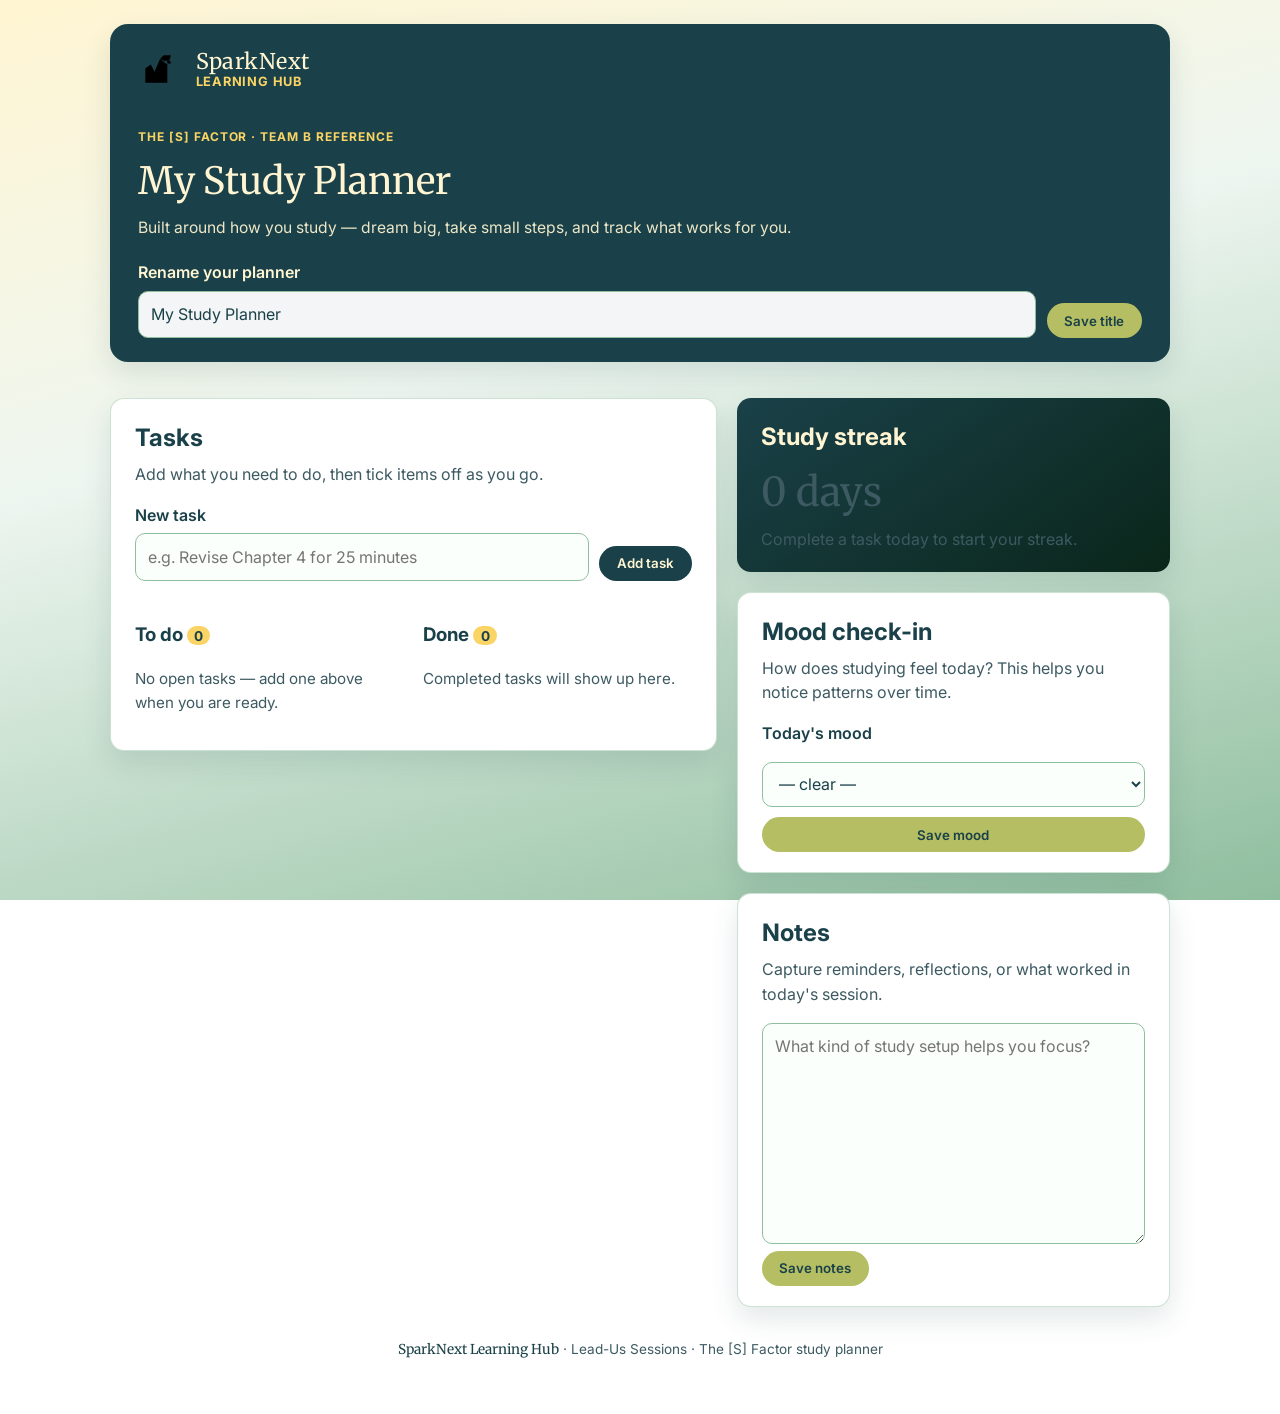
<file: index.html>
<!DOCTYPE html>
<html lang="en">
  <head>
    <meta charset="UTF-8" />
    <meta name="viewport" content="width=device-width, initial-scale=1.0" />
    <title>My Study Planner | The [S] Factor</title>
    <link rel="stylesheet" href="css/style.css" />
  </head>
  <body>
    <a class="skip-link" href="#main">Skip to content</a>

    <!-- --- Session 2: page layout (header, tasks, notes) --- -->
    <div class="page">
      <header class="site-header">
        <div class="brand-lockup">
          <img class="brand-mark" src="assets/sparknext-mark.svg" width="44" height="44" alt="" />
          <div class="brand-wordmark">
            <span class="brand-name">SparkNext</span>
            <span class="brand-hub">Learning Hub</span>
          </div>
        </div>
        <div class="header-text">
          <p class="eyebrow">The [S] Factor · Team B reference</p>
          <h1 id="planner-title-heading">My Study Planner</h1>
          <p class="tagline">
            Built around how you study — dream big, take small steps, and track what works for you.
          </p>
        </div>

        <form id="title-form" class="title-form">
          <label for="planner_title">Rename your planner</label>
          <div class="inline-field">
            <input
              id="planner_title"
              name="planner_title"
              type="text"
              maxlength="80"
              placeholder="My Study Planner"
            />
            <button type="submit" class="btn btn-secondary">Save title</button>
          </div>
        </form>
      </header>

      <ul id="flash-list" class="flash-list" aria-live="polite" hidden></ul>

      <main id="main" class="layout">
        <section class="panel tasks-panel" aria-labelledby="tasks-heading">
          <div class="panel-head">
            <h2 id="tasks-heading">Tasks</h2>
            <p>Add what you need to do, then tick items off as you go.</p>
          </div>

          <!-- --- Session 3: add / view / complete tasks (JavaScript + DOM) --- -->
          <form id="task-form" class="task-form">
            <label for="task_title">New task</label>
            <div class="inline-field">
              <input
                id="task_title"
                name="title"
                type="text"
                maxlength="120"
                placeholder="e.g. Revise Chapter 4 for 25 minutes"
              />
              <button type="submit" class="btn btn-primary">Add task</button>
            </div>
          </form>

          <div class="task-columns">
            <div>
              <h3>To do <span id="active-count" class="count">0</span></h3>
              <ul id="active-tasks" class="task-list"></ul>
              <p id="active-empty" class="empty">No open tasks — add one above when you are ready.</p>
            </div>
            <div>
              <h3>Done <span id="done-count" class="count">0</span></h3>
              <ul id="done-tasks" class="task-list task-list-done"></ul>
              <p id="done-empty" class="empty">Completed tasks will show up here.</p>
            </div>
          </div>
        </section>

        <aside class="side-stack">
          <!-- --- Session 4: make it yours (mood + streak) --- -->
          <section class="panel streak-panel" aria-labelledby="streak-heading">
            <h2 id="streak-heading">Study streak</h2>
            <p id="streak-number" class="streak-number">0 days</p>
            <p id="streak-copy" class="streak-copy"></p>
          </section>

          <section class="panel mood-panel" aria-labelledby="mood-heading">
            <h2 id="mood-heading">Mood check-in</h2>
            <p>How does studying feel today? This helps you notice patterns over time.</p>
            <form id="mood-form" class="mood-form">
              <label for="mood">Today's mood</label>
              <select id="mood" name="mood">
                <option value="">— clear —</option>
                <option value="focused">focused</option>
                <option value="tired">tired</option>
                <option value="stressed">stressed</option>
                <option value="motivated">motivated</option>
                <option value="calm">calm</option>
              </select>
              <button type="submit" class="btn btn-secondary">Save mood</button>
            </form>
            <p id="mood-current" class="mood-current" hidden></p>
          </section>

          <section class="panel notes-panel" aria-labelledby="notes-heading">
            <h2 id="notes-heading">Notes</h2>
            <p>Capture reminders, reflections, or what worked in today's session.</p>
            <form id="notes-form">
              <label for="notes" class="visually-hidden">Notes</label>
              <textarea
                id="notes"
                name="notes"
                rows="8"
                maxlength="2000"
                placeholder="What kind of study setup helps you focus?"
              ></textarea>
              <button type="submit" class="btn btn-secondary">Save notes</button>
            </form>
          </section>
        </aside>
      </main>

      <footer class="site-footer">
        <p>
          <span class="footer-brand">SparkNext Learning Hub</span> · Lead-Us Sessions · The [S] Factor study planner
        </p>
      </footer>
    </div>

    <!-- --- Session 1: link your first script; Session 3+ logic lives in app.js --- -->
    <script src="js/app.js" defer></script>
  </body>
</html>
</file>
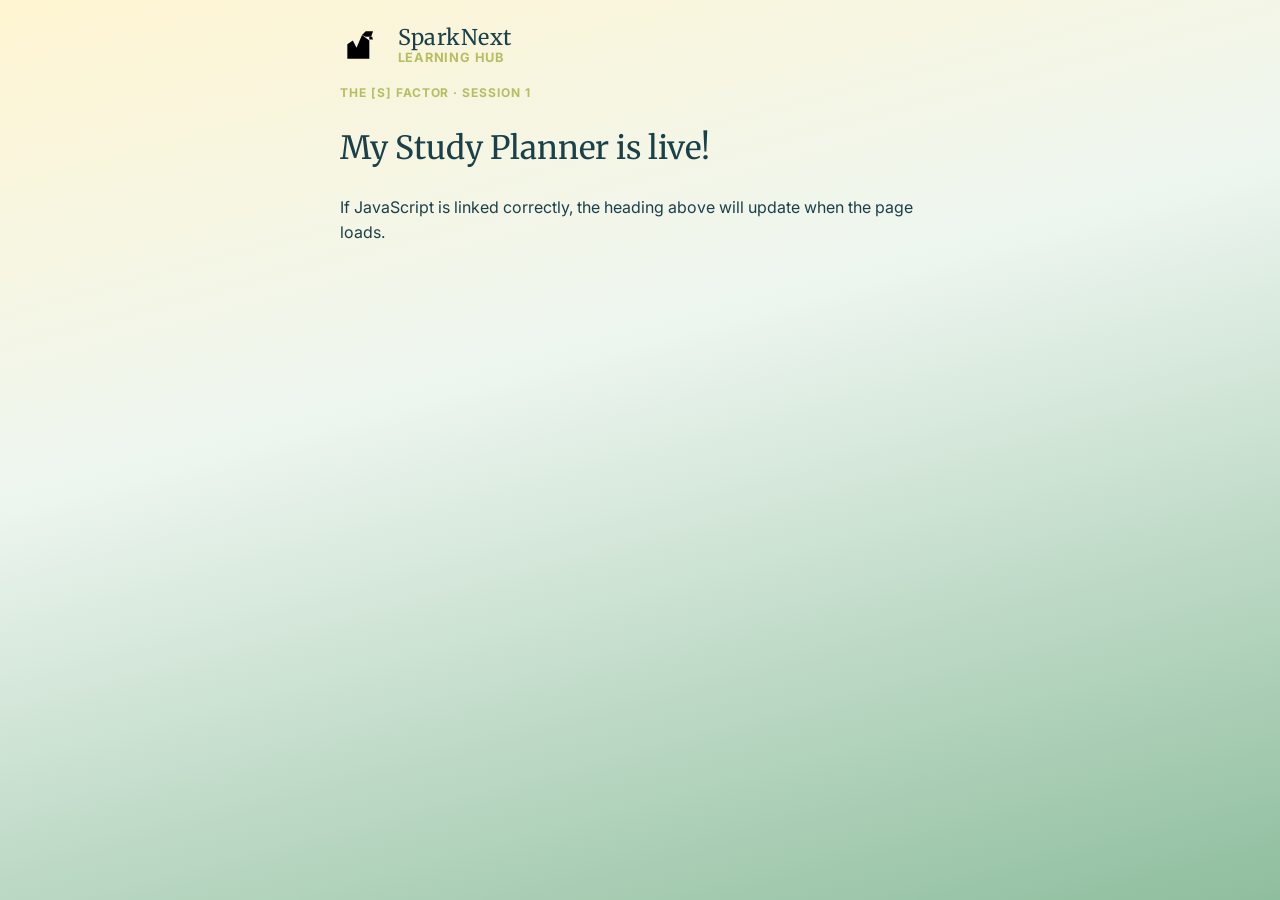
<file: teaching/session-01/index.html>
<!DOCTYPE html>
<html lang="en">
  <head>
    <meta charset="UTF-8" />
    <meta name="viewport" content="width=device-width, initial-scale=1.0" />
    <title>Session 1 | SparkNext Study Planner</title>
    <link rel="stylesheet" href="css/style.css" />
  </head>
  <body>
    <main class="page page--session1">
      <div class="brand-lockup brand-lockup--on-light">
        <img class="brand-mark" src="../../assets/sparknext-mark.svg" width="40" height="40" alt="" />
        <div class="brand-wordmark">
          <span class="brand-name">SparkNext</span>
          <span class="brand-hub">Learning Hub</span>
        </div>
      </div>
      <p class="eyebrow">The [S] Factor · Session 1</p>
      <h1 id="welcome">My Study Planner</h1>
      <p>If JavaScript is linked correctly, the heading above will update when the page loads.</p>
    </main>
    <script src="js/app.js" defer></script>
  </body>
</html>
</file>
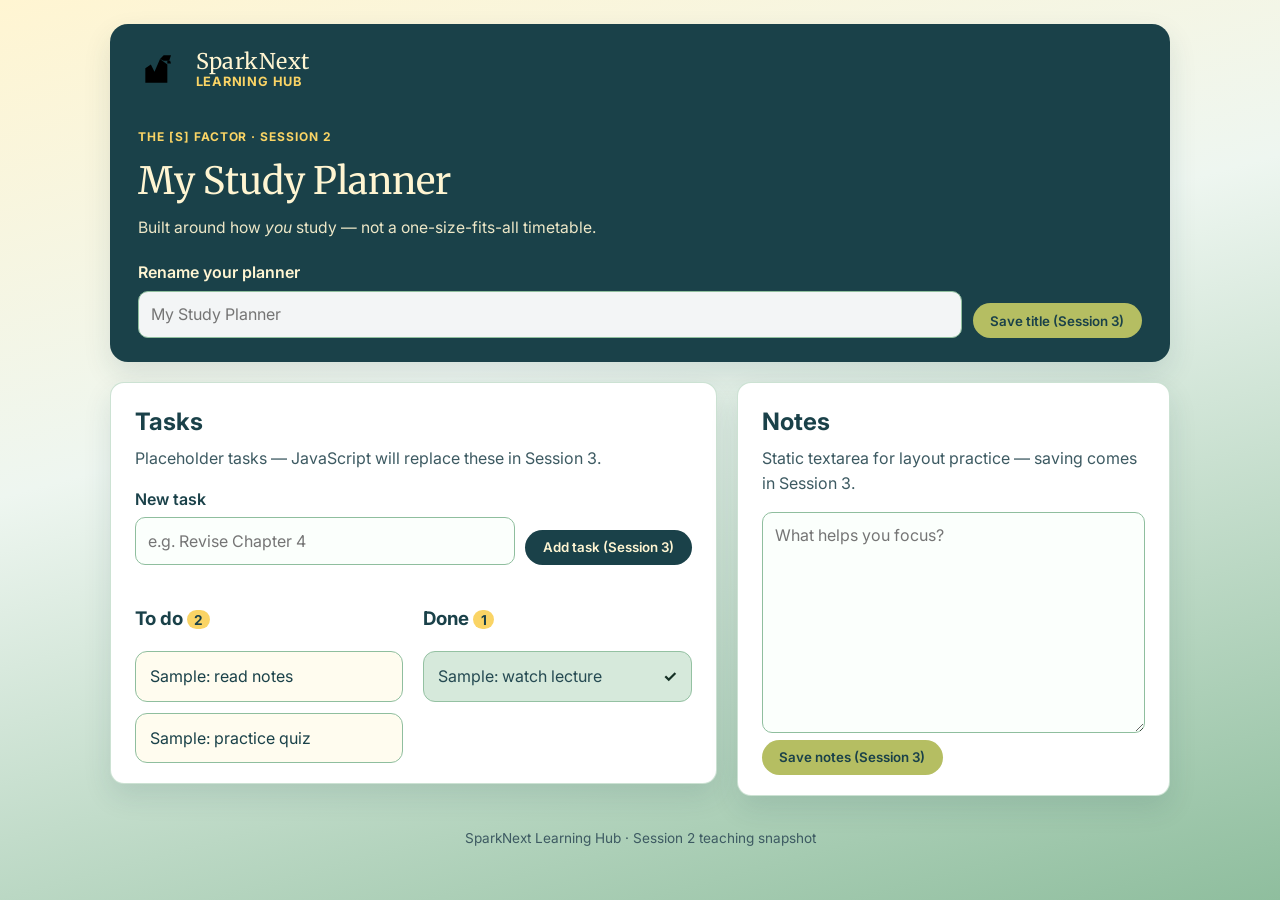
<file: teaching/session-02/index.html>
<!DOCTYPE html>
<html lang="en">
  <head>
    <meta charset="UTF-8" />
    <meta name="viewport" content="width=device-width, initial-scale=1.0" />
    <title>Session 2 | My Study Planner</title>
    <link rel="stylesheet" href="css/style.css" />
  </head>
  <body>
    <a class="skip-link" href="#main">Skip to content</a>
    <div class="page">
      <header class="site-header">
        <div class="brand-lockup">
          <img class="brand-mark" src="../../assets/sparknext-mark.svg" width="44" height="44" alt="" />
          <div class="brand-wordmark">
            <span class="brand-name">SparkNext</span>
            <span class="brand-hub">Learning Hub</span>
          </div>
        </div>
        <div class="header-text">
          <p class="eyebrow">The [S] Factor · Session 2</p>
          <h1>My Study Planner</h1>
          <p class="tagline">
            Built around how <em>you</em> study — not a one-size-fits-all timetable.
          </p>
        </div>
        <div class="title-form">
          <label for="planner_title">Rename your planner</label>
          <div class="inline-field">
            <input id="planner_title" type="text" placeholder="My Study Planner" disabled />
            <button type="button" class="btn btn-secondary" disabled>Save title (Session 3)</button>
          </div>
        </div>
      </header>

      <main id="main" class="layout">
        <section class="panel tasks-panel" aria-labelledby="tasks-heading">
          <div class="panel-head">
            <h2 id="tasks-heading">Tasks</h2>
            <p>Placeholder tasks — JavaScript will replace these in Session 3.</p>
          </div>
          <form class="task-form" onsubmit="return false;">
            <label for="task_title">New task</label>
            <div class="inline-field">
              <input id="task_title" type="text" placeholder="e.g. Revise Chapter 4" disabled />
              <button type="submit" class="btn btn-primary" disabled>Add task (Session 3)</button>
            </div>
          </form>
          <div class="task-columns">
            <div>
              <h3>To do <span class="count">2</span></h3>
              <ul class="task-list">
                <li class="task-card"><span class="task-title">Sample: read notes</span></li>
                <li class="task-card"><span class="task-title">Sample: practice quiz</span></li>
              </ul>
            </div>
            <div>
              <h3>Done <span class="count">1</span></h3>
              <ul class="task-list task-list-done">
                <li class="task-card done">
                  <span class="task-title">Sample: watch lecture</span>
                  <span class="badge">✓</span>
                </li>
              </ul>
            </div>
          </div>
        </section>

        <aside class="side-stack">
          <section class="panel notes-panel" aria-labelledby="notes-heading">
            <h2 id="notes-heading">Notes</h2>
            <p>Static textarea for layout practice — saving comes in Session 3.</p>
            <textarea rows="8" placeholder="What helps you focus?" disabled></textarea>
            <button type="button" class="btn btn-secondary" disabled>Save notes (Session 3)</button>
          </section>
        </aside>
      </main>

      <footer class="site-footer">
        <p>SparkNext Learning Hub · Session 2 teaching snapshot</p>
      </footer>
    </div>
  </body>
</html>
</file>
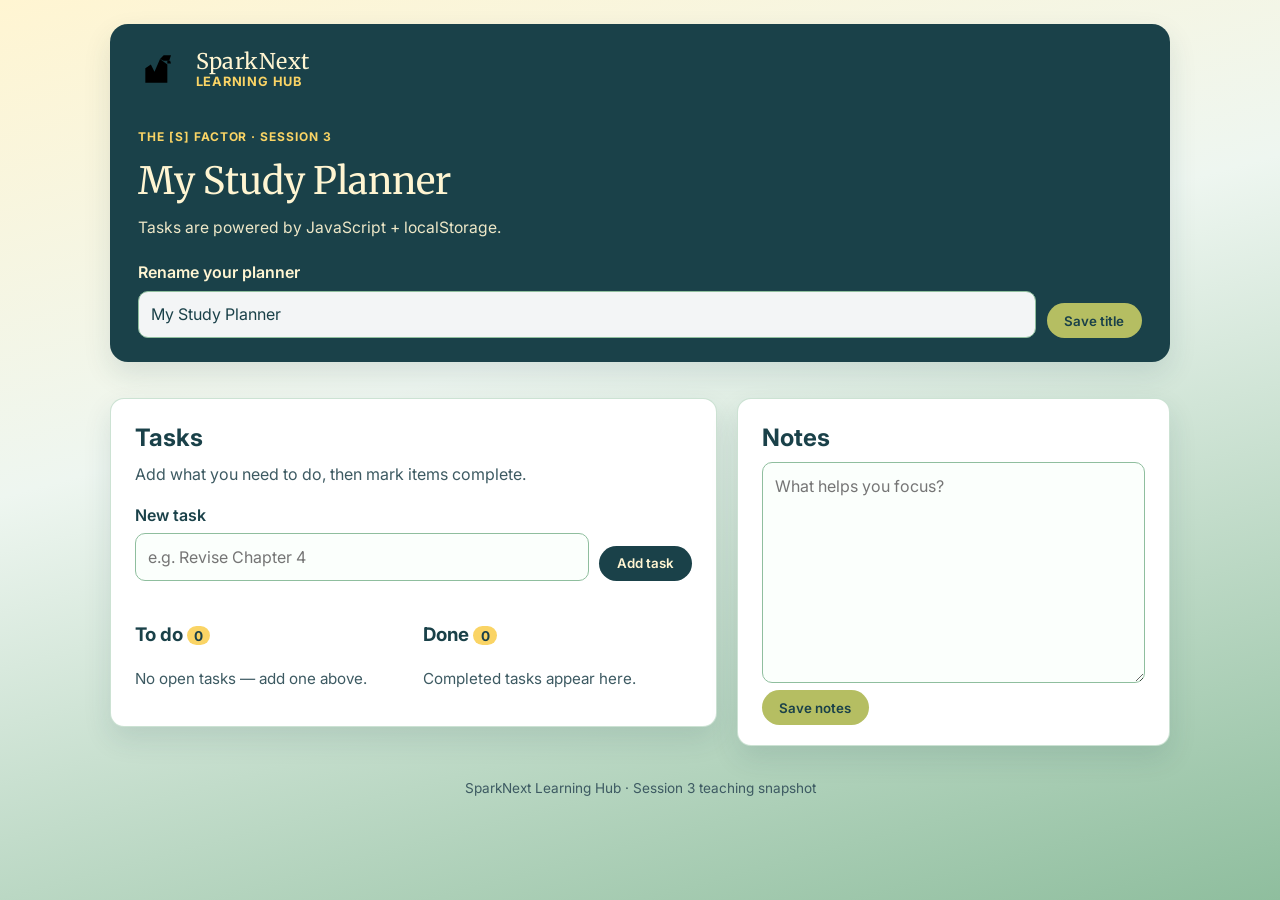
<file: teaching/session-03/index.html>
<!DOCTYPE html>
<html lang="en">
  <head>
    <meta charset="UTF-8" />
    <meta name="viewport" content="width=device-width, initial-scale=1.0" />
    <title>Session 3 | My Study Planner</title>
    <link rel="stylesheet" href="css/style.css" />
  </head>
  <body>
    <a class="skip-link" href="#main">Skip to content</a>
    <div class="page">
      <header class="site-header">
        <div class="brand-lockup">
          <img class="brand-mark" src="../../assets/sparknext-mark.svg" width="44" height="44" alt="" />
          <div class="brand-wordmark">
            <span class="brand-name">SparkNext</span>
            <span class="brand-hub">Learning Hub</span>
          </div>
        </div>
        <div class="header-text">
          <p class="eyebrow">The [S] Factor · Session 3</p>
          <h1 id="planner-title-heading">My Study Planner</h1>
          <p class="tagline">Tasks are powered by JavaScript + localStorage.</p>
        </div>
        <form id="title-form" class="title-form">
          <label for="planner_title">Rename your planner</label>
          <div class="inline-field">
            <input id="planner_title" type="text" maxlength="80" placeholder="My Study Planner" />
            <button type="submit" class="btn btn-secondary">Save title</button>
          </div>
        </form>
      </header>

      <ul id="flash-list" class="flash-list" aria-live="polite" hidden></ul>

      <main id="main" class="layout">
        <section class="panel tasks-panel" aria-labelledby="tasks-heading">
          <div class="panel-head">
            <h2 id="tasks-heading">Tasks</h2>
            <p>Add what you need to do, then mark items complete.</p>
          </div>
          <form id="task-form" class="task-form">
            <label for="task_title">New task</label>
            <div class="inline-field">
              <input id="task_title" type="text" maxlength="120" placeholder="e.g. Revise Chapter 4" />
              <button type="submit" class="btn btn-primary">Add task</button>
            </div>
          </form>
          <div class="task-columns">
            <div>
              <h3>To do <span id="active-count" class="count">0</span></h3>
              <ul id="active-tasks" class="task-list"></ul>
              <p id="active-empty" class="empty">No open tasks — add one above.</p>
            </div>
            <div>
              <h3>Done <span id="done-count" class="count">0</span></h3>
              <ul id="done-tasks" class="task-list task-list-done"></ul>
              <p id="done-empty" class="empty">Completed tasks appear here.</p>
            </div>
          </div>
        </section>

        <aside class="side-stack">
          <section class="panel notes-panel" aria-labelledby="notes-heading">
            <h2 id="notes-heading">Notes</h2>
            <form id="notes-form">
              <label for="notes" class="visually-hidden">Notes</label>
              <textarea id="notes" rows="8" maxlength="2000" placeholder="What helps you focus?"></textarea>
              <button type="submit" class="btn btn-secondary">Save notes</button>
            </form>
          </section>
        </aside>
      </main>

      <footer class="site-footer">
        <p>SparkNext Learning Hub · Session 3 teaching snapshot</p>
      </footer>
    </div>
    <script src="js/app.js" defer></script>
  </body>
</html>
</file>
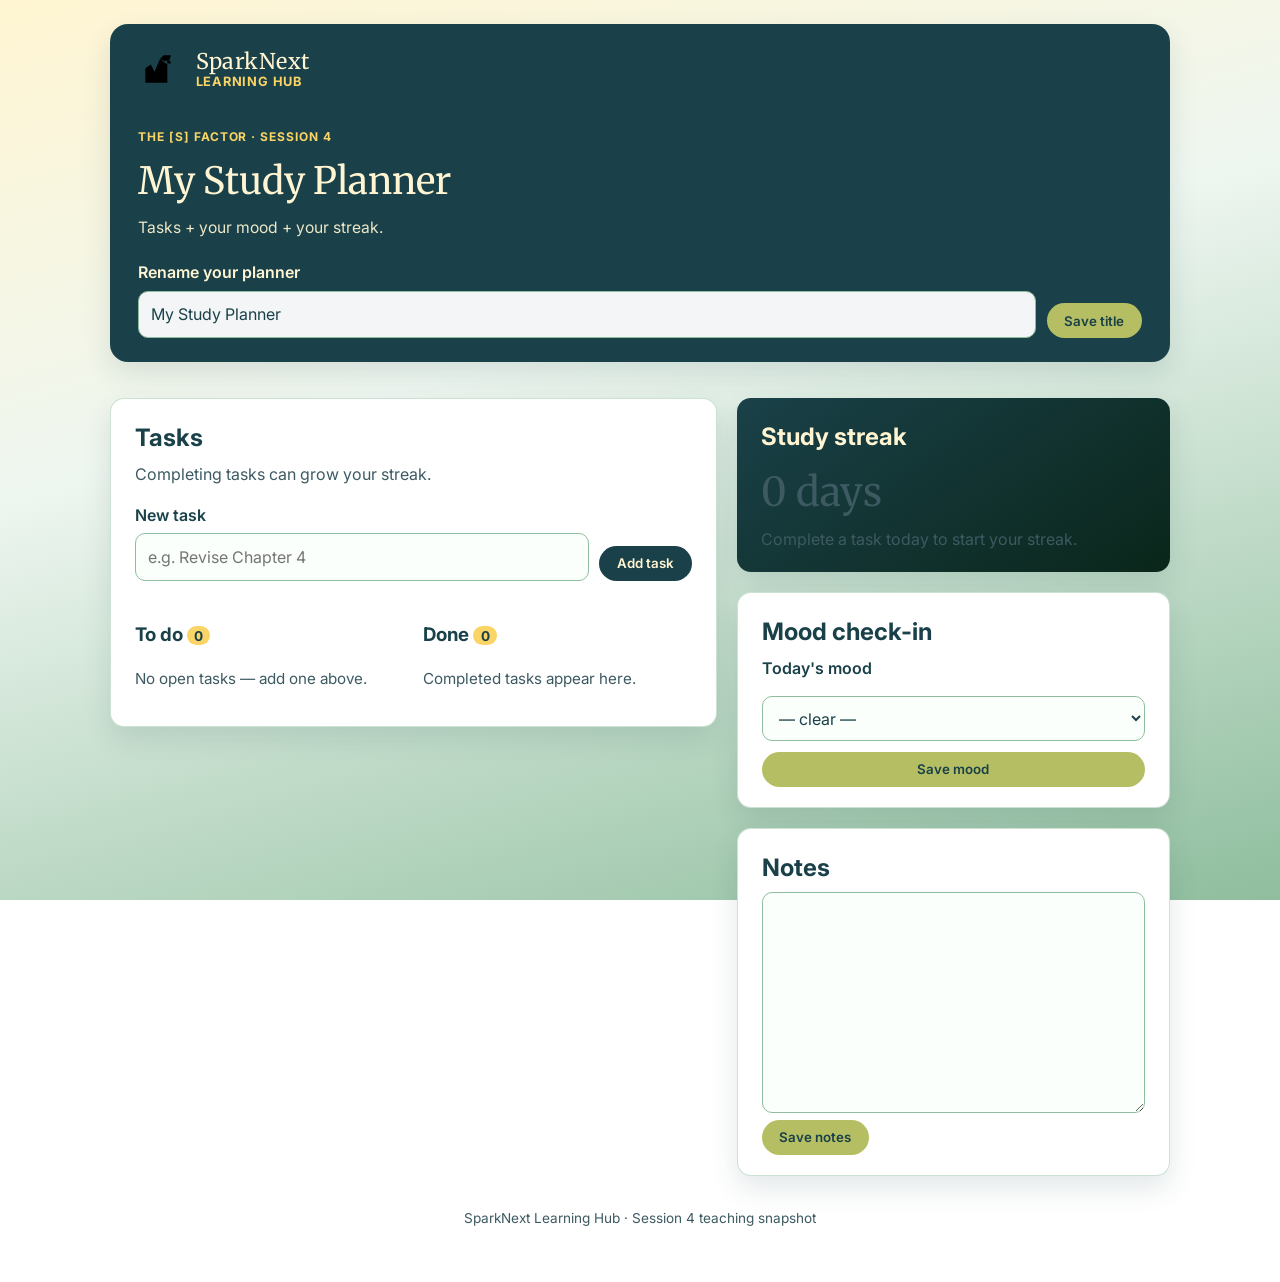
<file: teaching/session-04/index.html>
<!DOCTYPE html>
<html lang="en">
  <head>
    <meta charset="UTF-8" />
    <meta name="viewport" content="width=device-width, initial-scale=1.0" />
    <title>Session 4 | My Study Planner</title>
    <link rel="stylesheet" href="css/style.css" />
  </head>
  <body>
    <a class="skip-link" href="#main">Skip to content</a>
    <div class="page">
      <header class="site-header">
        <div class="brand-lockup">
          <img class="brand-mark" src="../../assets/sparknext-mark.svg" width="44" height="44" alt="" />
          <div class="brand-wordmark">
            <span class="brand-name">SparkNext</span>
            <span class="brand-hub">Learning Hub</span>
          </div>
        </div>
        <div class="header-text">
          <p class="eyebrow">The [S] Factor · Session 4</p>
          <h1 id="planner-title-heading">My Study Planner</h1>
          <p class="tagline">Tasks + your mood + your streak.</p>
        </div>
        <form id="title-form" class="title-form">
          <label for="planner_title">Rename your planner</label>
          <div class="inline-field">
            <input id="planner_title" type="text" maxlength="80" placeholder="My Study Planner" />
            <button type="submit" class="btn btn-secondary">Save title</button>
          </div>
        </form>
      </header>

      <ul id="flash-list" class="flash-list" aria-live="polite" hidden></ul>

      <main id="main" class="layout">
        <section class="panel tasks-panel" aria-labelledby="tasks-heading">
          <div class="panel-head">
            <h2 id="tasks-heading">Tasks</h2>
            <p>Completing tasks can grow your streak.</p>
          </div>
          <form id="task-form" class="task-form">
            <label for="task_title">New task</label>
            <div class="inline-field">
              <input id="task_title" type="text" maxlength="120" placeholder="e.g. Revise Chapter 4" />
              <button type="submit" class="btn btn-primary">Add task</button>
            </div>
          </form>
          <div class="task-columns">
            <div>
              <h3>To do <span id="active-count" class="count">0</span></h3>
              <ul id="active-tasks" class="task-list"></ul>
              <p id="active-empty" class="empty">No open tasks — add one above.</p>
            </div>
            <div>
              <h3>Done <span id="done-count" class="count">0</span></h3>
              <ul id="done-tasks" class="task-list task-list-done"></ul>
              <p id="done-empty" class="empty">Completed tasks appear here.</p>
            </div>
          </div>
        </section>

        <aside class="side-stack">
          <section class="panel streak-panel" aria-labelledby="streak-heading">
            <h2 id="streak-heading">Study streak</h2>
            <p id="streak-number" class="streak-number">0 days</p>
            <p id="streak-copy" class="streak-copy"></p>
          </section>

          <section class="panel mood-panel" aria-labelledby="mood-heading">
            <h2 id="mood-heading">Mood check-in</h2>
            <form id="mood-form" class="mood-form">
              <label for="mood">Today's mood</label>
              <select id="mood" name="mood">
                <option value="">— clear —</option>
                <option value="focused">focused</option>
                <option value="tired">tired</option>
                <option value="stressed">stressed</option>
                <option value="motivated">motivated</option>
                <option value="calm">calm</option>
              </select>
              <button type="submit" class="btn btn-secondary">Save mood</button>
            </form>
            <p id="mood-current" class="mood-current" hidden></p>
          </section>

          <section class="panel notes-panel" aria-labelledby="notes-heading">
            <h2 id="notes-heading">Notes</h2>
            <form id="notes-form">
              <label for="notes" class="visually-hidden">Notes</label>
              <textarea id="notes" rows="8" maxlength="2000"></textarea>
              <button type="submit" class="btn btn-secondary">Save notes</button>
            </form>
          </section>
        </aside>
      </main>

      <footer class="site-footer">
        <p>SparkNext Learning Hub · Session 4 teaching snapshot</p>
      </footer>
    </div>
    <script src="js/app.js" defer></script>
  </body>
</html>
</file>
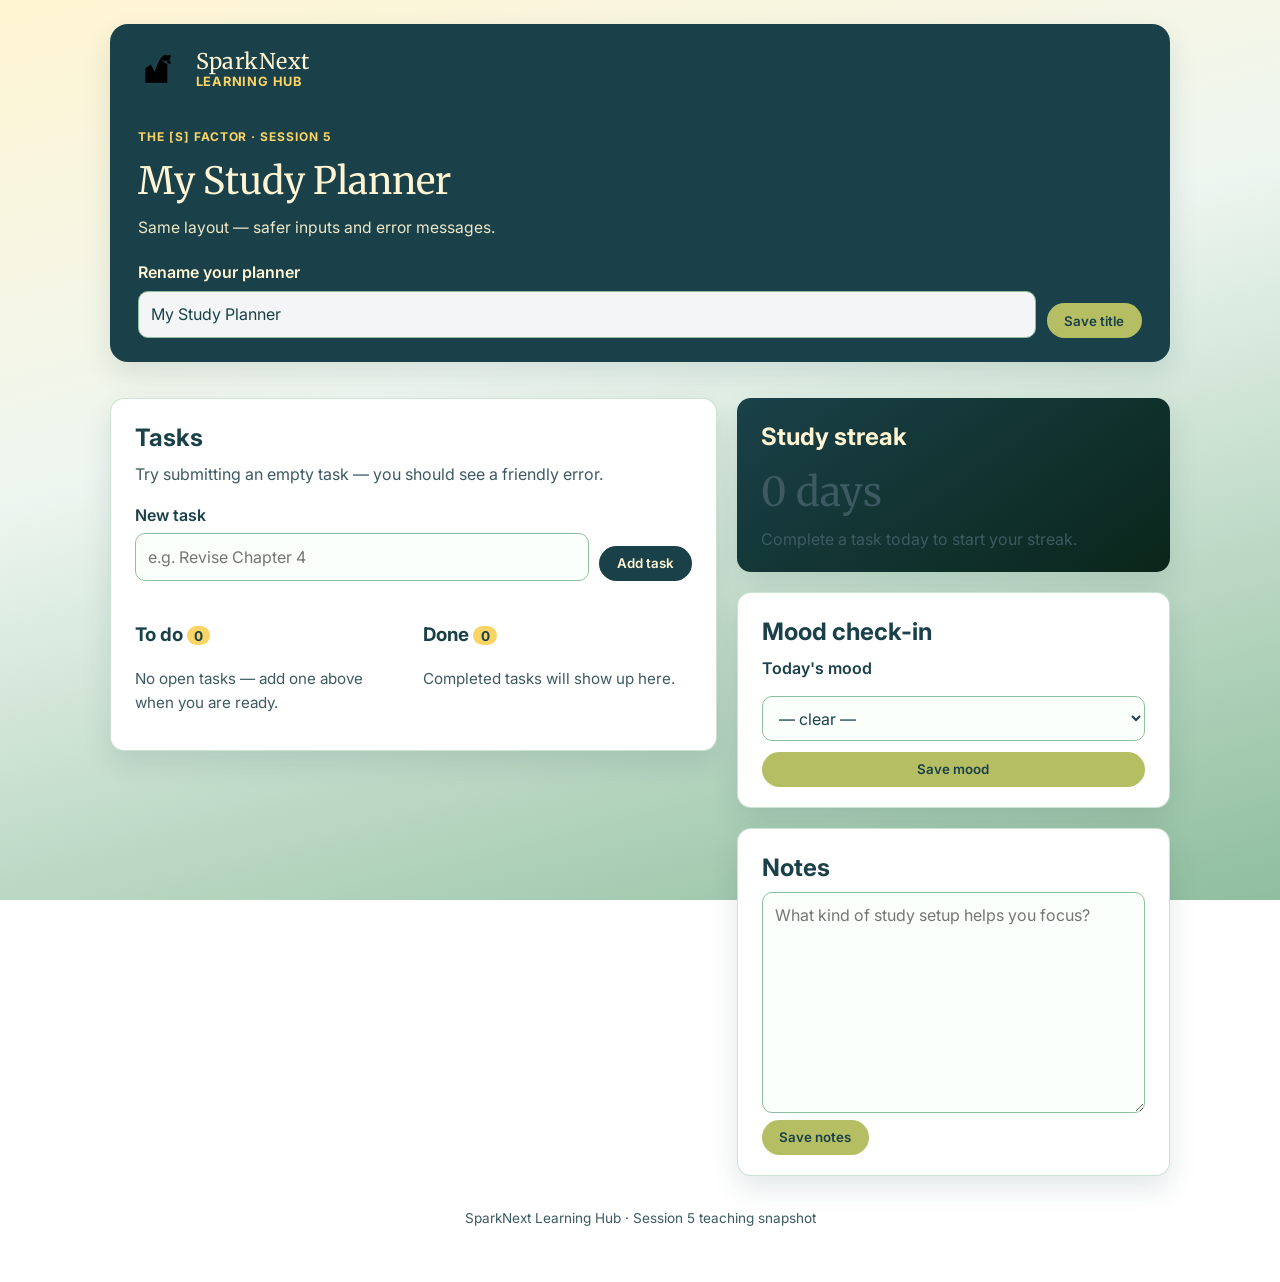
<file: teaching/session-05/index.html>
<!DOCTYPE html>
<html lang="en">
  <head>
    <meta charset="UTF-8" />
    <meta name="viewport" content="width=device-width, initial-scale=1.0" />
    <title>Session 5 | My Study Planner</title>
    <link rel="stylesheet" href="css/style.css" />
  </head>
  <body>
    <a class="skip-link" href="#main">Skip to content</a>
    <div class="page">
      <header class="site-header">
        <div class="brand-lockup">
          <img class="brand-mark" src="../../assets/sparknext-mark.svg" width="44" height="44" alt="" />
          <div class="brand-wordmark">
            <span class="brand-name">SparkNext</span>
            <span class="brand-hub">Learning Hub</span>
          </div>
        </div>
        <div class="header-text">
          <p class="eyebrow">The [S] Factor · Session 5</p>
          <h1 id="planner-title-heading">My Study Planner</h1>
          <p class="tagline">Same layout — safer inputs and error messages.</p>
        </div>
        <form id="title-form" class="title-form">
          <label for="planner_title">Rename your planner</label>
          <div class="inline-field">
            <input id="planner_title" type="text" maxlength="80" placeholder="My Study Planner" />
            <button type="submit" class="btn btn-secondary">Save title</button>
          </div>
        </form>
      </header>

      <ul id="flash-list" class="flash-list" aria-live="polite" hidden></ul>

      <main id="main" class="layout">
        <section class="panel tasks-panel" aria-labelledby="tasks-heading">
          <div class="panel-head">
            <h2 id="tasks-heading">Tasks</h2>
            <p>Try submitting an empty task — you should see a friendly error.</p>
          </div>
          <form id="task-form" class="task-form">
            <label for="task_title">New task</label>
            <div class="inline-field">
              <input id="task_title" type="text" maxlength="120" placeholder="e.g. Revise Chapter 4" />
              <button type="submit" class="btn btn-primary">Add task</button>
            </div>
          </form>
          <div class="task-columns">
            <div>
              <h3>To do <span id="active-count" class="count">0</span></h3>
              <ul id="active-tasks" class="task-list"></ul>
              <p id="active-empty" class="empty">No open tasks — add one above when you are ready.</p>
            </div>
            <div>
              <h3>Done <span id="done-count" class="count">0</span></h3>
              <ul id="done-tasks" class="task-list task-list-done"></ul>
              <p id="done-empty" class="empty">Completed tasks will show up here.</p>
            </div>
          </div>
        </section>

        <aside class="side-stack">
          <section class="panel streak-panel" aria-labelledby="streak-heading">
            <h2 id="streak-heading">Study streak</h2>
            <p id="streak-number" class="streak-number">0 days</p>
            <p id="streak-copy" class="streak-copy"></p>
          </section>

          <section class="panel mood-panel" aria-labelledby="mood-heading">
            <h2 id="mood-heading">Mood check-in</h2>
            <form id="mood-form" class="mood-form">
              <label for="mood">Today's mood</label>
              <select id="mood" name="mood">
                <option value="">— clear —</option>
                <option value="focused">focused</option>
                <option value="tired">tired</option>
                <option value="stressed">stressed</option>
                <option value="motivated">motivated</option>
                <option value="calm">calm</option>
              </select>
              <button type="submit" class="btn btn-secondary">Save mood</button>
            </form>
            <p id="mood-current" class="mood-current" hidden></p>
          </section>

          <section class="panel notes-panel" aria-labelledby="notes-heading">
            <h2 id="notes-heading">Notes</h2>
            <form id="notes-form">
              <label for="notes" class="visually-hidden">Notes</label>
              <textarea id="notes" rows="8" maxlength="2000" placeholder="What kind of study setup helps you focus?"></textarea>
              <button type="submit" class="btn btn-secondary">Save notes</button>
            </form>
          </section>
        </aside>
      </main>

      <footer class="site-footer">
        <p>SparkNext Learning Hub · Session 5 teaching snapshot</p>
      </footer>
    </div>
    <script src="js/app.js" defer></script>
  </body>
</html>
</file>
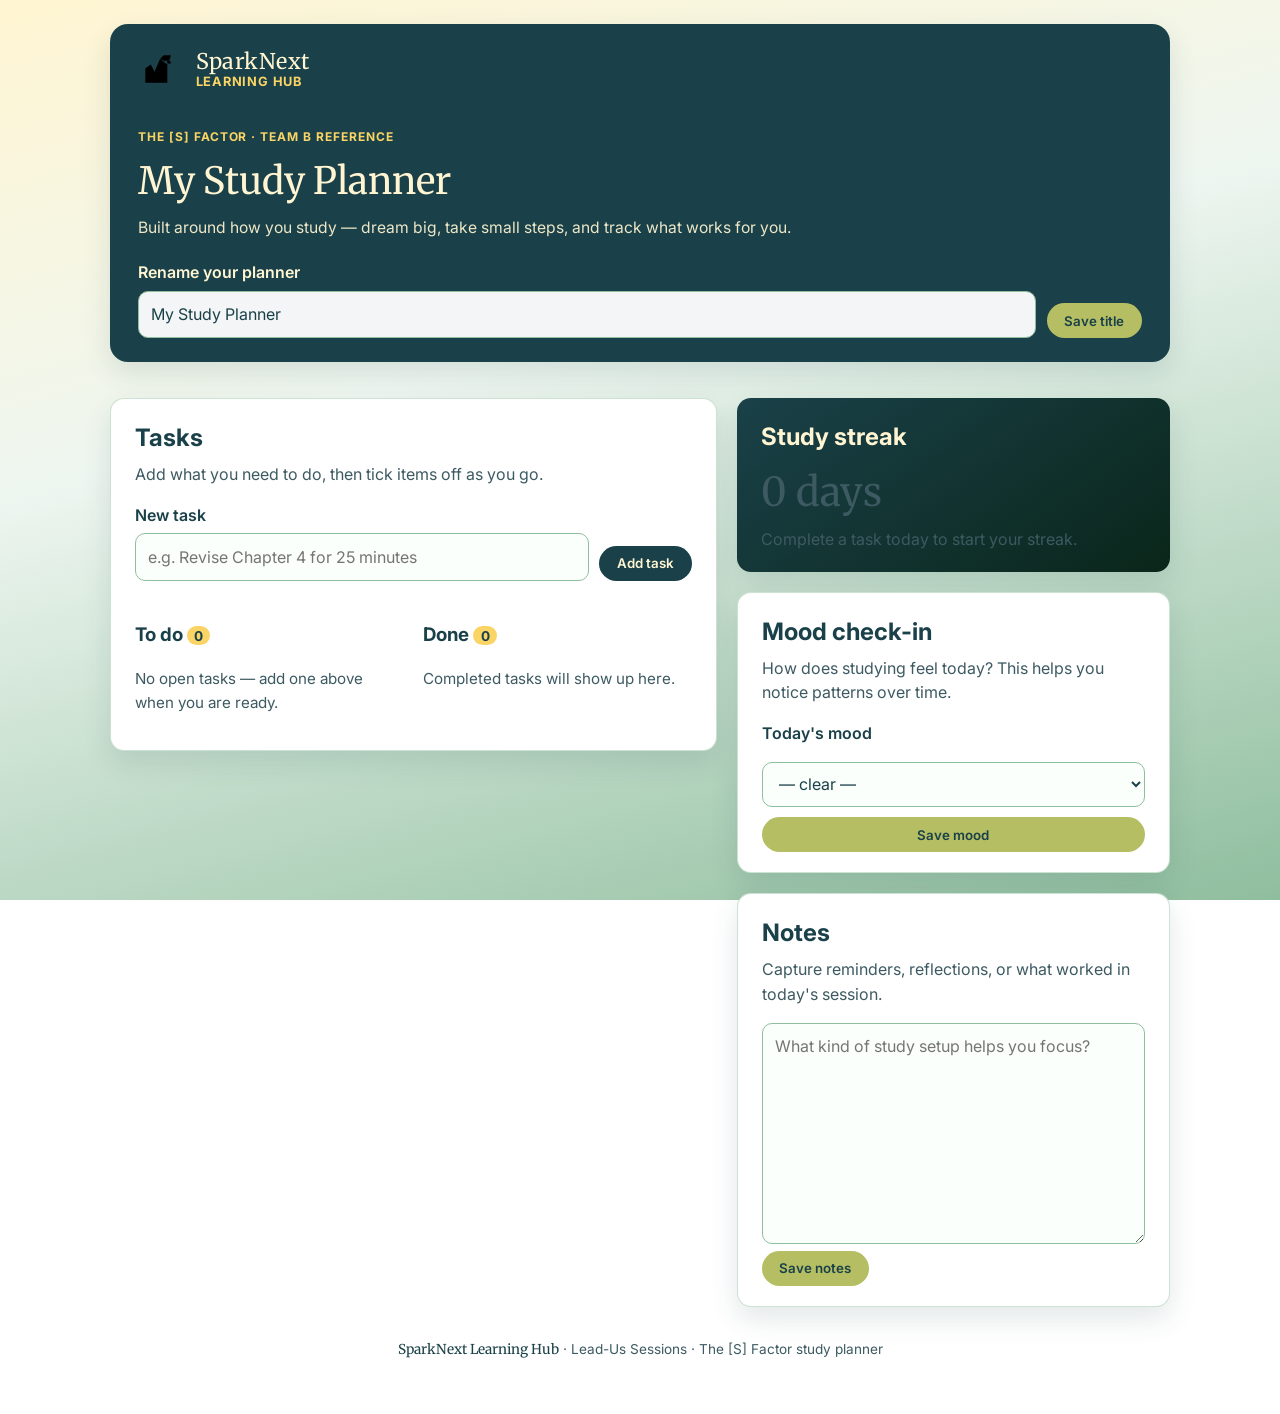
<file: teaching/session-06/index.html>
<!DOCTYPE html>
<html lang="en">
  <head>
    <meta charset="UTF-8" />
    <meta name="viewport" content="width=device-width, initial-scale=1.0" />
    <title>My Study Planner | The [S] Factor</title>
    <link rel="stylesheet" href="css/style.css" />
  </head>
  <body>
    <a class="skip-link" href="#main">Skip to content</a>

    <div class="page">
      <header class="site-header">
        <div class="brand-lockup">
          <img class="brand-mark" src="../../assets/sparknext-mark.svg" width="44" height="44" alt="" />
          <div class="brand-wordmark">
            <span class="brand-name">SparkNext</span>
            <span class="brand-hub">Learning Hub</span>
          </div>
        </div>
        <div class="header-text">
          <p class="eyebrow">The [S] Factor · Team B reference</p>
          <h1 id="planner-title-heading">My Study Planner</h1>
          <p class="tagline">
            Built around how you study — dream big, take small steps, and track what works for you.
          </p>
        </div>

        <form id="title-form" class="title-form">
          <label for="planner_title">Rename your planner</label>
          <div class="inline-field">
            <input
              id="planner_title"
              name="planner_title"
              type="text"
              maxlength="80"
              placeholder="My Study Planner"
            />
            <button type="submit" class="btn btn-secondary">Save title</button>
          </div>
        </form>
      </header>

      <ul id="flash-list" class="flash-list" aria-live="polite" hidden></ul>

      <main id="main" class="layout">
        <section class="panel tasks-panel" aria-labelledby="tasks-heading">
          <div class="panel-head">
            <h2 id="tasks-heading">Tasks</h2>
            <p>Add what you need to do, then tick items off as you go.</p>
          </div>

          <form id="task-form" class="task-form">
            <label for="task_title">New task</label>
            <div class="inline-field">
              <input
                id="task_title"
                name="title"
                type="text"
                maxlength="120"
                placeholder="e.g. Revise Chapter 4 for 25 minutes"
              />
              <button type="submit" class="btn btn-primary">Add task</button>
            </div>
          </form>

          <div class="task-columns">
            <div>
              <h3>To do <span id="active-count" class="count">0</span></h3>
              <ul id="active-tasks" class="task-list"></ul>
              <p id="active-empty" class="empty">No open tasks — add one above when you are ready.</p>
            </div>
            <div>
              <h3>Done <span id="done-count" class="count">0</span></h3>
              <ul id="done-tasks" class="task-list task-list-done"></ul>
              <p id="done-empty" class="empty">Completed tasks will show up here.</p>
            </div>
          </div>
        </section>

        <aside class="side-stack">
          <section class="panel streak-panel" aria-labelledby="streak-heading">
            <h2 id="streak-heading">Study streak</h2>
            <p id="streak-number" class="streak-number">0 days</p>
            <p id="streak-copy" class="streak-copy"></p>
          </section>

          <section class="panel mood-panel" aria-labelledby="mood-heading">
            <h2 id="mood-heading">Mood check-in</h2>
            <p>How does studying feel today? This helps you notice patterns over time.</p>
            <form id="mood-form" class="mood-form">
              <label for="mood">Today's mood</label>
              <select id="mood" name="mood">
                <option value="">— clear —</option>
                <option value="focused">focused</option>
                <option value="tired">tired</option>
                <option value="stressed">stressed</option>
                <option value="motivated">motivated</option>
                <option value="calm">calm</option>
              </select>
              <button type="submit" class="btn btn-secondary">Save mood</button>
            </form>
            <p id="mood-current" class="mood-current" hidden></p>
          </section>

          <section class="panel notes-panel" aria-labelledby="notes-heading">
            <h2 id="notes-heading">Notes</h2>
            <p>Capture reminders, reflections, or what worked in today's session.</p>
            <form id="notes-form">
              <label for="notes" class="visually-hidden">Notes</label>
              <textarea
                id="notes"
                name="notes"
                rows="8"
                maxlength="2000"
                placeholder="What kind of study setup helps you focus?"
              ></textarea>
              <button type="submit" class="btn btn-secondary">Save notes</button>
            </form>
          </section>
        </aside>
      </main>

      <footer class="site-footer">
        <p>
          <span class="footer-brand">SparkNext Learning Hub</span> · Lead-Us Sessions · The [S] Factor study planner
        </p>
      </footer>
    </div>

    <script src="js/app.js" defer></script>
  </body>
</html>
</file>
<file: css/style.css>
/* SparkNext Learning Hub — brand tokens (see BRAND.md / Brand Guidelines PDF) */
@import url("https://fonts.googleapis.com/css2?family=Inter:wght@400;600;700&family=Merriweather:ital,wght@0,400;0,700;1,400&display=swap");

:root {
  --sn-navy: #1a4149;
  --sn-forest: #0a261a;
  --sn-deep: #2e170e;
  --sn-mint: #8fbe9e;
  --sn-olive: #b5be62;
  --sn-cream: #fff5d2;
  --sn-gold: #fad465;
  --sn-white: #ffffff;
  --sn-black: #000000;

  --bg: var(--sn-cream);
  --surface: var(--sn-white);
  --ink: var(--sn-navy);
  --muted: #3d5a62;
  --accent: var(--sn-navy);
  --accent-soft: var(--sn-mint);
  --accent-on-dark: var(--sn-cream);
  --success: var(--sn-forest);
  --success-bg: #d4e8da;
  --error: var(--sn-deep);
  --error-bg: #fff0c4;
  --radius: 14px;
  --shadow: 0 12px 28px rgba(26, 65, 73, 0.12);
  --font-serif: "Merriweather", Georgia, "Times New Roman", serif;
  --font-sans: "Inter", "Segoe UI", system-ui, sans-serif;
}

*,
*::before,
*::after {
  box-sizing: border-box;
}

body {
  margin: 0;
  font-family: var(--font-sans);
  color: var(--ink);
  background: linear-gradient(165deg, var(--sn-cream) 0%, #eef6f0 40%, var(--sn-mint) 100%);
  background-attachment: fixed;
  line-height: 1.55;
  min-height: 100vh;
}

.skip-link {
  position: absolute;
  left: -999px;
  top: 0;
}

.skip-link:focus {
  left: 1rem;
  top: 1rem;
  background: var(--sn-gold);
  color: var(--sn-navy);
  padding: 0.5rem 0.75rem;
  border-radius: 8px;
  z-index: 10;
  font-weight: 600;
}

.page {
  max-width: 1100px;
  margin: 0 auto;
  padding: 1.5rem 1.25rem 2.5rem;
}

/* Brand lockup (logo guidelines: SparkNext serif, Learning Hub sans bold) */
.brand-lockup {
  display: flex;
  align-items: center;
  gap: 0.85rem;
  margin-bottom: 1rem;
}

.brand-mark {
  width: 2.75rem;
  height: 2.75rem;
  color: var(--sn-cream);
  flex-shrink: 0;
}

.brand-wordmark {
  display: flex;
  flex-direction: column;
  line-height: 1.15;
}

.brand-name {
  font-family: var(--font-serif);
  font-weight: 400;
  font-size: 1.35rem;
  letter-spacing: 0.02em;
  color: var(--sn-cream);
}

.brand-hub {
  font-family: var(--font-sans);
  font-weight: 700;
  font-size: 0.8rem;
  text-transform: uppercase;
  letter-spacing: 0.06em;
  color: var(--sn-gold);
}

.brand-lockup--on-light .brand-mark,
.brand-lockup--on-light .brand-name {
  color: var(--sn-navy);
}

.brand-lockup--on-light .brand-hub {
  color: var(--sn-olive);
}

.site-header {
  background: var(--sn-navy);
  color: var(--sn-cream);
  border-radius: calc(var(--radius) + 4px);
  box-shadow: var(--shadow);
  padding: 1.5rem 1.75rem;
  display: grid;
  gap: 1.25rem;
  margin-bottom: 1.25rem;
}

.site-header h1 {
  font-family: var(--font-serif);
  font-weight: 400;
  margin: 0 0 0.35rem;
  font-size: clamp(1.75rem, 4vw, 2.35rem);
  color: var(--sn-cream);
}

.eyebrow {
  text-transform: uppercase;
  letter-spacing: 0.08em;
  font-size: 0.75rem;
  color: var(--sn-gold);
  margin: 0 0 0.35rem;
  font-weight: 700;
  font-family: var(--font-sans);
}

.tagline {
  margin: 0;
  color: rgba(255, 245, 210, 0.92);
  font-size: 0.98rem;
}

.site-header label {
  color: var(--sn-cream);
}

.site-header input[type="text"] {
  background: rgba(255, 255, 255, 0.95);
  border-color: var(--sn-mint);
  color: var(--sn-navy);
}

.layout {
  display: grid;
  gap: 1.25rem;
}

@media (min-width: 900px) {
  .layout {
    grid-template-columns: 1.4fr 1fr;
    align-items: start;
  }
}

.panel {
  background: var(--surface);
  border-radius: var(--radius);
  box-shadow: var(--shadow);
  padding: 1.25rem 1.5rem;
  border: 1px solid rgba(143, 190, 158, 0.45);
}

.panel-head h2,
.panel h2 {
  font-family: var(--font-sans);
  font-weight: 700;
  margin: 0 0 0.35rem;
  color: var(--sn-navy);
}

.panel-head p,
.panel p {
  margin-top: 0;
  color: var(--muted);
}

.side-stack {
  display: grid;
  gap: 1.25rem;
}

label {
  display: block;
  font-weight: 600;
  margin-bottom: 0.35rem;
  font-family: var(--font-sans);
}

input[type="text"],
textarea,
select {
  width: 100%;
  border: 1px solid var(--sn-mint);
  border-radius: 10px;
  padding: 0.65rem 0.75rem;
  font: inherit;
  font-family: var(--font-sans);
  background: #fbfffc;
  color: var(--sn-navy);
}

textarea {
  resize: vertical;
  min-height: 140px;
}

.inline-field {
  display: grid;
  gap: 0.65rem;
}

@media (min-width: 560px) {
  .inline-field {
    grid-template-columns: 1fr auto;
    align-items: end;
  }
}

.btn {
  border: none;
  border-radius: 999px;
  padding: 0.6rem 1.1rem;
  font-weight: 600;
  cursor: pointer;
  font-family: var(--font-sans);
  transition: transform 0.12s ease, box-shadow 0.12s ease;
}

.btn:focus-visible {
  outline: 2px solid var(--sn-gold);
  outline-offset: 2px;
}

.btn-primary {
  background: var(--sn-navy);
  color: var(--sn-cream);
}

.btn-primary:hover {
  background: var(--sn-forest);
}

.btn-secondary {
  background: var(--sn-olive);
  color: var(--sn-navy);
}

.btn-secondary:hover {
  background: var(--sn-gold);
}

.btn-small {
  padding: 0.35rem 0.75rem;
  font-size: 0.85rem;
  background: var(--sn-mint);
  color: var(--sn-forest);
}

.btn-small:hover {
  background: var(--sn-gold);
  color: var(--sn-navy);
}

.task-columns {
  display: grid;
  gap: 1.25rem;
  margin-top: 1.25rem;
}

@media (min-width: 700px) {
  .task-columns {
    grid-template-columns: 1fr 1fr;
  }
}

.task-list {
  list-style: none;
  margin: 0.75rem 0 0;
  padding: 0;
  display: grid;
  gap: 0.65rem;
}

.task-card {
  display: flex;
  justify-content: space-between;
  align-items: center;
  gap: 0.75rem;
  background: rgba(255, 245, 210, 0.35);
  border: 1px solid var(--sn-mint);
  border-radius: 12px;
  padding: 0.75rem 0.85rem;
}

.task-card.done {
  opacity: 0.95;
  background: var(--success-bg);
  border-color: var(--sn-mint);
}

.task-title {
  flex: 1;
}

.count {
  font-size: 0.85rem;
  background: var(--sn-gold);
  color: var(--sn-navy);
  padding: 0.1rem 0.45rem;
  border-radius: 999px;
  font-weight: 700;
}

.badge {
  font-weight: 700;
  color: var(--success);
}

.empty {
  color: var(--muted);
  font-size: 0.95rem;
}

.streak-panel {
  background: linear-gradient(145deg, var(--sn-navy) 0%, var(--sn-forest) 100%);
  color: var(--sn-cream);
  border: none;
}

.streak-panel h2 {
  color: var(--sn-cream);
}

.streak-number {
  font-family: var(--font-serif);
  font-weight: 400;
  font-size: 2.5rem;
  margin: 0.25rem 0;
  color: var(--sn-gold);
}

.streak-copy {
  margin-bottom: 0;
  color: rgba(255, 245, 210, 0.9);
}

.mood-form {
  display: grid;
  gap: 0.65rem;
}

.mood-current {
  margin-bottom: 0;
  color: var(--muted);
}

.mood-current strong {
  color: var(--sn-navy);
}

.flash-list {
  list-style: none;
  padding: 0;
  margin: 0 0 1rem;
  display: grid;
  gap: 0.5rem;
}

.flash {
  padding: 0.65rem 0.85rem;
  border-radius: 10px;
  font-weight: 600;
  font-family: var(--font-sans);
}

.flash-success {
  background: var(--success-bg);
  color: var(--success);
  border: 1px solid var(--sn-mint);
}

.flash-error {
  background: var(--error-bg);
  color: var(--error);
  border: 1px solid var(--sn-gold);
}

.site-footer {
  text-align: center;
  color: var(--muted);
  font-size: 0.85rem;
  margin-top: 2rem;
  font-family: var(--font-sans);
}

.site-footer strong,
.footer-brand {
  font-family: var(--font-serif);
  font-weight: 400;
  color: var(--sn-navy);
}

.visually-hidden {
  position: absolute;
  width: 1px;
  height: 1px;
  padding: 0;
  margin: -1px;
  overflow: hidden;
  clip: rect(0, 0, 0, 0);
  border: 0;
}

/* Session 1 teaching snapshot (minimal page) */
.page--session1 {
  max-width: 640px;
}

.page--session1 h1 {
  font-family: var(--font-serif);
  font-weight: 400;
  color: var(--sn-navy);
}

.page--session1 .eyebrow {
  color: var(--sn-olive);
}
</file>
<file: teaching/session-01/css/style.css>
/* SparkNext Learning Hub — brand tokens (see BRAND.md / Brand Guidelines PDF) */
@import url("https://fonts.googleapis.com/css2?family=Inter:wght@400;600;700&family=Merriweather:ital,wght@0,400;0,700;1,400&display=swap");

:root {
  --sn-navy: #1a4149;
  --sn-forest: #0a261a;
  --sn-deep: #2e170e;
  --sn-mint: #8fbe9e;
  --sn-olive: #b5be62;
  --sn-cream: #fff5d2;
  --sn-gold: #fad465;
  --sn-white: #ffffff;
  --sn-black: #000000;

  --bg: var(--sn-cream);
  --surface: var(--sn-white);
  --ink: var(--sn-navy);
  --muted: #3d5a62;
  --accent: var(--sn-navy);
  --accent-soft: var(--sn-mint);
  --accent-on-dark: var(--sn-cream);
  --success: var(--sn-forest);
  --success-bg: #d4e8da;
  --error: var(--sn-deep);
  --error-bg: #fff0c4;
  --radius: 14px;
  --shadow: 0 12px 28px rgba(26, 65, 73, 0.12);
  --font-serif: "Merriweather", Georgia, "Times New Roman", serif;
  --font-sans: "Inter", "Segoe UI", system-ui, sans-serif;
}

*,
*::before,
*::after {
  box-sizing: border-box;
}

body {
  margin: 0;
  font-family: var(--font-sans);
  color: var(--ink);
  background: linear-gradient(165deg, var(--sn-cream) 0%, #eef6f0 40%, var(--sn-mint) 100%);
  background-attachment: fixed;
  line-height: 1.55;
  min-height: 100vh;
}

.skip-link {
  position: absolute;
  left: -999px;
  top: 0;
}

.skip-link:focus {
  left: 1rem;
  top: 1rem;
  background: var(--sn-gold);
  color: var(--sn-navy);
  padding: 0.5rem 0.75rem;
  border-radius: 8px;
  z-index: 10;
  font-weight: 600;
}

.page {
  max-width: 1100px;
  margin: 0 auto;
  padding: 1.5rem 1.25rem 2.5rem;
}

/* Brand lockup (logo guidelines: SparkNext serif, Learning Hub sans bold) */
.brand-lockup {
  display: flex;
  align-items: center;
  gap: 0.85rem;
  margin-bottom: 1rem;
}

.brand-mark {
  width: 2.75rem;
  height: 2.75rem;
  color: var(--sn-cream);
  flex-shrink: 0;
}

.brand-wordmark {
  display: flex;
  flex-direction: column;
  line-height: 1.15;
}

.brand-name {
  font-family: var(--font-serif);
  font-weight: 400;
  font-size: 1.35rem;
  letter-spacing: 0.02em;
  color: var(--sn-cream);
}

.brand-hub {
  font-family: var(--font-sans);
  font-weight: 700;
  font-size: 0.8rem;
  text-transform: uppercase;
  letter-spacing: 0.06em;
  color: var(--sn-gold);
}

.brand-lockup--on-light .brand-mark,
.brand-lockup--on-light .brand-name {
  color: var(--sn-navy);
}

.brand-lockup--on-light .brand-hub {
  color: var(--sn-olive);
}

.site-header {
  background: var(--sn-navy);
  color: var(--sn-cream);
  border-radius: calc(var(--radius) + 4px);
  box-shadow: var(--shadow);
  padding: 1.5rem 1.75rem;
  display: grid;
  gap: 1.25rem;
  margin-bottom: 1.25rem;
}

.site-header h1 {
  font-family: var(--font-serif);
  font-weight: 400;
  margin: 0 0 0.35rem;
  font-size: clamp(1.75rem, 4vw, 2.35rem);
  color: var(--sn-cream);
}

.eyebrow {
  text-transform: uppercase;
  letter-spacing: 0.08em;
  font-size: 0.75rem;
  color: var(--sn-gold);
  margin: 0 0 0.35rem;
  font-weight: 700;
  font-family: var(--font-sans);
}

.tagline {
  margin: 0;
  color: rgba(255, 245, 210, 0.92);
  font-size: 0.98rem;
}

.site-header label {
  color: var(--sn-cream);
}

.site-header input[type="text"] {
  background: rgba(255, 255, 255, 0.95);
  border-color: var(--sn-mint);
  color: var(--sn-navy);
}

.layout {
  display: grid;
  gap: 1.25rem;
}

@media (min-width: 900px) {
  .layout {
    grid-template-columns: 1.4fr 1fr;
    align-items: start;
  }
}

.panel {
  background: var(--surface);
  border-radius: var(--radius);
  box-shadow: var(--shadow);
  padding: 1.25rem 1.5rem;
  border: 1px solid rgba(143, 190, 158, 0.45);
}

.panel-head h2,
.panel h2 {
  font-family: var(--font-sans);
  font-weight: 700;
  margin: 0 0 0.35rem;
  color: var(--sn-navy);
}

.panel-head p,
.panel p {
  margin-top: 0;
  color: var(--muted);
}

.side-stack {
  display: grid;
  gap: 1.25rem;
}

label {
  display: block;
  font-weight: 600;
  margin-bottom: 0.35rem;
  font-family: var(--font-sans);
}

input[type="text"],
textarea,
select {
  width: 100%;
  border: 1px solid var(--sn-mint);
  border-radius: 10px;
  padding: 0.65rem 0.75rem;
  font: inherit;
  font-family: var(--font-sans);
  background: #fbfffc;
  color: var(--sn-navy);
}

textarea {
  resize: vertical;
  min-height: 140px;
}

.inline-field {
  display: grid;
  gap: 0.65rem;
}

@media (min-width: 560px) {
  .inline-field {
    grid-template-columns: 1fr auto;
    align-items: end;
  }
}

.btn {
  border: none;
  border-radius: 999px;
  padding: 0.6rem 1.1rem;
  font-weight: 600;
  cursor: pointer;
  font-family: var(--font-sans);
  transition: transform 0.12s ease, box-shadow 0.12s ease;
}

.btn:focus-visible {
  outline: 2px solid var(--sn-gold);
  outline-offset: 2px;
}

.btn-primary {
  background: var(--sn-navy);
  color: var(--sn-cream);
}

.btn-primary:hover {
  background: var(--sn-forest);
}

.btn-secondary {
  background: var(--sn-olive);
  color: var(--sn-navy);
}

.btn-secondary:hover {
  background: var(--sn-gold);
}

.btn-small {
  padding: 0.35rem 0.75rem;
  font-size: 0.85rem;
  background: var(--sn-mint);
  color: var(--sn-forest);
}

.btn-small:hover {
  background: var(--sn-gold);
  color: var(--sn-navy);
}

.task-columns {
  display: grid;
  gap: 1.25rem;
  margin-top: 1.25rem;
}

@media (min-width: 700px) {
  .task-columns {
    grid-template-columns: 1fr 1fr;
  }
}

.task-list {
  list-style: none;
  margin: 0.75rem 0 0;
  padding: 0;
  display: grid;
  gap: 0.65rem;
}

.task-card {
  display: flex;
  justify-content: space-between;
  align-items: center;
  gap: 0.75rem;
  background: rgba(255, 245, 210, 0.35);
  border: 1px solid var(--sn-mint);
  border-radius: 12px;
  padding: 0.75rem 0.85rem;
}

.task-card.done {
  opacity: 0.95;
  background: var(--success-bg);
  border-color: var(--sn-mint);
}

.task-title {
  flex: 1;
}

.count {
  font-size: 0.85rem;
  background: var(--sn-gold);
  color: var(--sn-navy);
  padding: 0.1rem 0.45rem;
  border-radius: 999px;
  font-weight: 700;
}

.badge {
  font-weight: 700;
  color: var(--success);
}

.empty {
  color: var(--muted);
  font-size: 0.95rem;
}

.streak-panel {
  background: linear-gradient(145deg, var(--sn-navy) 0%, var(--sn-forest) 100%);
  color: var(--sn-cream);
  border: none;
}

.streak-panel h2 {
  color: var(--sn-cream);
}

.streak-number {
  font-family: var(--font-serif);
  font-weight: 400;
  font-size: 2.5rem;
  margin: 0.25rem 0;
  color: var(--sn-gold);
}

.streak-copy {
  margin-bottom: 0;
  color: rgba(255, 245, 210, 0.9);
}

.mood-form {
  display: grid;
  gap: 0.65rem;
}

.mood-current {
  margin-bottom: 0;
  color: var(--muted);
}

.mood-current strong {
  color: var(--sn-navy);
}

.flash-list {
  list-style: none;
  padding: 0;
  margin: 0 0 1rem;
  display: grid;
  gap: 0.5rem;
}

.flash {
  padding: 0.65rem 0.85rem;
  border-radius: 10px;
  font-weight: 600;
  font-family: var(--font-sans);
}

.flash-success {
  background: var(--success-bg);
  color: var(--success);
  border: 1px solid var(--sn-mint);
}

.flash-error {
  background: var(--error-bg);
  color: var(--error);
  border: 1px solid var(--sn-gold);
}

.site-footer {
  text-align: center;
  color: var(--muted);
  font-size: 0.85rem;
  margin-top: 2rem;
  font-family: var(--font-sans);
}

.site-footer strong,
.footer-brand {
  font-family: var(--font-serif);
  font-weight: 400;
  color: var(--sn-navy);
}

.visually-hidden {
  position: absolute;
  width: 1px;
  height: 1px;
  padding: 0;
  margin: -1px;
  overflow: hidden;
  clip: rect(0, 0, 0, 0);
  border: 0;
}

/* Session 1 teaching snapshot (minimal page) */
.page--session1 {
  max-width: 640px;
}

.page--session1 h1 {
  font-family: var(--font-serif);
  font-weight: 400;
  color: var(--sn-navy);
}

.page--session1 .eyebrow {
  color: var(--sn-olive);
}
</file>
<file: teaching/session-02/css/style.css>
/* SparkNext Learning Hub — brand tokens (see BRAND.md / Brand Guidelines PDF) */
@import url("https://fonts.googleapis.com/css2?family=Inter:wght@400;600;700&family=Merriweather:ital,wght@0,400;0,700;1,400&display=swap");

:root {
  --sn-navy: #1a4149;
  --sn-forest: #0a261a;
  --sn-deep: #2e170e;
  --sn-mint: #8fbe9e;
  --sn-olive: #b5be62;
  --sn-cream: #fff5d2;
  --sn-gold: #fad465;
  --sn-white: #ffffff;
  --sn-black: #000000;

  --bg: var(--sn-cream);
  --surface: var(--sn-white);
  --ink: var(--sn-navy);
  --muted: #3d5a62;
  --accent: var(--sn-navy);
  --accent-soft: var(--sn-mint);
  --accent-on-dark: var(--sn-cream);
  --success: var(--sn-forest);
  --success-bg: #d4e8da;
  --error: var(--sn-deep);
  --error-bg: #fff0c4;
  --radius: 14px;
  --shadow: 0 12px 28px rgba(26, 65, 73, 0.12);
  --font-serif: "Merriweather", Georgia, "Times New Roman", serif;
  --font-sans: "Inter", "Segoe UI", system-ui, sans-serif;
}

*,
*::before,
*::after {
  box-sizing: border-box;
}

body {
  margin: 0;
  font-family: var(--font-sans);
  color: var(--ink);
  background: linear-gradient(165deg, var(--sn-cream) 0%, #eef6f0 40%, var(--sn-mint) 100%);
  background-attachment: fixed;
  line-height: 1.55;
  min-height: 100vh;
}

.skip-link {
  position: absolute;
  left: -999px;
  top: 0;
}

.skip-link:focus {
  left: 1rem;
  top: 1rem;
  background: var(--sn-gold);
  color: var(--sn-navy);
  padding: 0.5rem 0.75rem;
  border-radius: 8px;
  z-index: 10;
  font-weight: 600;
}

.page {
  max-width: 1100px;
  margin: 0 auto;
  padding: 1.5rem 1.25rem 2.5rem;
}

/* Brand lockup (logo guidelines: SparkNext serif, Learning Hub sans bold) */
.brand-lockup {
  display: flex;
  align-items: center;
  gap: 0.85rem;
  margin-bottom: 1rem;
}

.brand-mark {
  width: 2.75rem;
  height: 2.75rem;
  color: var(--sn-cream);
  flex-shrink: 0;
}

.brand-wordmark {
  display: flex;
  flex-direction: column;
  line-height: 1.15;
}

.brand-name {
  font-family: var(--font-serif);
  font-weight: 400;
  font-size: 1.35rem;
  letter-spacing: 0.02em;
  color: var(--sn-cream);
}

.brand-hub {
  font-family: var(--font-sans);
  font-weight: 700;
  font-size: 0.8rem;
  text-transform: uppercase;
  letter-spacing: 0.06em;
  color: var(--sn-gold);
}

.brand-lockup--on-light .brand-mark,
.brand-lockup--on-light .brand-name {
  color: var(--sn-navy);
}

.brand-lockup--on-light .brand-hub {
  color: var(--sn-olive);
}

.site-header {
  background: var(--sn-navy);
  color: var(--sn-cream);
  border-radius: calc(var(--radius) + 4px);
  box-shadow: var(--shadow);
  padding: 1.5rem 1.75rem;
  display: grid;
  gap: 1.25rem;
  margin-bottom: 1.25rem;
}

.site-header h1 {
  font-family: var(--font-serif);
  font-weight: 400;
  margin: 0 0 0.35rem;
  font-size: clamp(1.75rem, 4vw, 2.35rem);
  color: var(--sn-cream);
}

.eyebrow {
  text-transform: uppercase;
  letter-spacing: 0.08em;
  font-size: 0.75rem;
  color: var(--sn-gold);
  margin: 0 0 0.35rem;
  font-weight: 700;
  font-family: var(--font-sans);
}

.tagline {
  margin: 0;
  color: rgba(255, 245, 210, 0.92);
  font-size: 0.98rem;
}

.site-header label {
  color: var(--sn-cream);
}

.site-header input[type="text"] {
  background: rgba(255, 255, 255, 0.95);
  border-color: var(--sn-mint);
  color: var(--sn-navy);
}

.layout {
  display: grid;
  gap: 1.25rem;
}

@media (min-width: 900px) {
  .layout {
    grid-template-columns: 1.4fr 1fr;
    align-items: start;
  }
}

.panel {
  background: var(--surface);
  border-radius: var(--radius);
  box-shadow: var(--shadow);
  padding: 1.25rem 1.5rem;
  border: 1px solid rgba(143, 190, 158, 0.45);
}

.panel-head h2,
.panel h2 {
  font-family: var(--font-sans);
  font-weight: 700;
  margin: 0 0 0.35rem;
  color: var(--sn-navy);
}

.panel-head p,
.panel p {
  margin-top: 0;
  color: var(--muted);
}

.side-stack {
  display: grid;
  gap: 1.25rem;
}

label {
  display: block;
  font-weight: 600;
  margin-bottom: 0.35rem;
  font-family: var(--font-sans);
}

input[type="text"],
textarea,
select {
  width: 100%;
  border: 1px solid var(--sn-mint);
  border-radius: 10px;
  padding: 0.65rem 0.75rem;
  font: inherit;
  font-family: var(--font-sans);
  background: #fbfffc;
  color: var(--sn-navy);
}

textarea {
  resize: vertical;
  min-height: 140px;
}

.inline-field {
  display: grid;
  gap: 0.65rem;
}

@media (min-width: 560px) {
  .inline-field {
    grid-template-columns: 1fr auto;
    align-items: end;
  }
}

.btn {
  border: none;
  border-radius: 999px;
  padding: 0.6rem 1.1rem;
  font-weight: 600;
  cursor: pointer;
  font-family: var(--font-sans);
  transition: transform 0.12s ease, box-shadow 0.12s ease;
}

.btn:focus-visible {
  outline: 2px solid var(--sn-gold);
  outline-offset: 2px;
}

.btn-primary {
  background: var(--sn-navy);
  color: var(--sn-cream);
}

.btn-primary:hover {
  background: var(--sn-forest);
}

.btn-secondary {
  background: var(--sn-olive);
  color: var(--sn-navy);
}

.btn-secondary:hover {
  background: var(--sn-gold);
}

.btn-small {
  padding: 0.35rem 0.75rem;
  font-size: 0.85rem;
  background: var(--sn-mint);
  color: var(--sn-forest);
}

.btn-small:hover {
  background: var(--sn-gold);
  color: var(--sn-navy);
}

.task-columns {
  display: grid;
  gap: 1.25rem;
  margin-top: 1.25rem;
}

@media (min-width: 700px) {
  .task-columns {
    grid-template-columns: 1fr 1fr;
  }
}

.task-list {
  list-style: none;
  margin: 0.75rem 0 0;
  padding: 0;
  display: grid;
  gap: 0.65rem;
}

.task-card {
  display: flex;
  justify-content: space-between;
  align-items: center;
  gap: 0.75rem;
  background: rgba(255, 245, 210, 0.35);
  border: 1px solid var(--sn-mint);
  border-radius: 12px;
  padding: 0.75rem 0.85rem;
}

.task-card.done {
  opacity: 0.95;
  background: var(--success-bg);
  border-color: var(--sn-mint);
}

.task-title {
  flex: 1;
}

.count {
  font-size: 0.85rem;
  background: var(--sn-gold);
  color: var(--sn-navy);
  padding: 0.1rem 0.45rem;
  border-radius: 999px;
  font-weight: 700;
}

.badge {
  font-weight: 700;
  color: var(--success);
}

.empty {
  color: var(--muted);
  font-size: 0.95rem;
}

.streak-panel {
  background: linear-gradient(145deg, var(--sn-navy) 0%, var(--sn-forest) 100%);
  color: var(--sn-cream);
  border: none;
}

.streak-panel h2 {
  color: var(--sn-cream);
}

.streak-number {
  font-family: var(--font-serif);
  font-weight: 400;
  font-size: 2.5rem;
  margin: 0.25rem 0;
  color: var(--sn-gold);
}

.streak-copy {
  margin-bottom: 0;
  color: rgba(255, 245, 210, 0.9);
}

.mood-form {
  display: grid;
  gap: 0.65rem;
}

.mood-current {
  margin-bottom: 0;
  color: var(--muted);
}

.mood-current strong {
  color: var(--sn-navy);
}

.flash-list {
  list-style: none;
  padding: 0;
  margin: 0 0 1rem;
  display: grid;
  gap: 0.5rem;
}

.flash {
  padding: 0.65rem 0.85rem;
  border-radius: 10px;
  font-weight: 600;
  font-family: var(--font-sans);
}

.flash-success {
  background: var(--success-bg);
  color: var(--success);
  border: 1px solid var(--sn-mint);
}

.flash-error {
  background: var(--error-bg);
  color: var(--error);
  border: 1px solid var(--sn-gold);
}

.site-footer {
  text-align: center;
  color: var(--muted);
  font-size: 0.85rem;
  margin-top: 2rem;
  font-family: var(--font-sans);
}

.site-footer strong,
.footer-brand {
  font-family: var(--font-serif);
  font-weight: 400;
  color: var(--sn-navy);
}

.visually-hidden {
  position: absolute;
  width: 1px;
  height: 1px;
  padding: 0;
  margin: -1px;
  overflow: hidden;
  clip: rect(0, 0, 0, 0);
  border: 0;
}

/* Session 1 teaching snapshot (minimal page) */
.page--session1 {
  max-width: 640px;
}

.page--session1 h1 {
  font-family: var(--font-serif);
  font-weight: 400;
  color: var(--sn-navy);
}

.page--session1 .eyebrow {
  color: var(--sn-olive);
}
</file>
<file: teaching/session-03/css/style.css>
/* SparkNext Learning Hub — brand tokens (see BRAND.md / Brand Guidelines PDF) */
@import url("https://fonts.googleapis.com/css2?family=Inter:wght@400;600;700&family=Merriweather:ital,wght@0,400;0,700;1,400&display=swap");

:root {
  --sn-navy: #1a4149;
  --sn-forest: #0a261a;
  --sn-deep: #2e170e;
  --sn-mint: #8fbe9e;
  --sn-olive: #b5be62;
  --sn-cream: #fff5d2;
  --sn-gold: #fad465;
  --sn-white: #ffffff;
  --sn-black: #000000;

  --bg: var(--sn-cream);
  --surface: var(--sn-white);
  --ink: var(--sn-navy);
  --muted: #3d5a62;
  --accent: var(--sn-navy);
  --accent-soft: var(--sn-mint);
  --accent-on-dark: var(--sn-cream);
  --success: var(--sn-forest);
  --success-bg: #d4e8da;
  --error: var(--sn-deep);
  --error-bg: #fff0c4;
  --radius: 14px;
  --shadow: 0 12px 28px rgba(26, 65, 73, 0.12);
  --font-serif: "Merriweather", Georgia, "Times New Roman", serif;
  --font-sans: "Inter", "Segoe UI", system-ui, sans-serif;
}

*,
*::before,
*::after {
  box-sizing: border-box;
}

body {
  margin: 0;
  font-family: var(--font-sans);
  color: var(--ink);
  background: linear-gradient(165deg, var(--sn-cream) 0%, #eef6f0 40%, var(--sn-mint) 100%);
  background-attachment: fixed;
  line-height: 1.55;
  min-height: 100vh;
}

.skip-link {
  position: absolute;
  left: -999px;
  top: 0;
}

.skip-link:focus {
  left: 1rem;
  top: 1rem;
  background: var(--sn-gold);
  color: var(--sn-navy);
  padding: 0.5rem 0.75rem;
  border-radius: 8px;
  z-index: 10;
  font-weight: 600;
}

.page {
  max-width: 1100px;
  margin: 0 auto;
  padding: 1.5rem 1.25rem 2.5rem;
}

/* Brand lockup (logo guidelines: SparkNext serif, Learning Hub sans bold) */
.brand-lockup {
  display: flex;
  align-items: center;
  gap: 0.85rem;
  margin-bottom: 1rem;
}

.brand-mark {
  width: 2.75rem;
  height: 2.75rem;
  color: var(--sn-cream);
  flex-shrink: 0;
}

.brand-wordmark {
  display: flex;
  flex-direction: column;
  line-height: 1.15;
}

.brand-name {
  font-family: var(--font-serif);
  font-weight: 400;
  font-size: 1.35rem;
  letter-spacing: 0.02em;
  color: var(--sn-cream);
}

.brand-hub {
  font-family: var(--font-sans);
  font-weight: 700;
  font-size: 0.8rem;
  text-transform: uppercase;
  letter-spacing: 0.06em;
  color: var(--sn-gold);
}

.brand-lockup--on-light .brand-mark,
.brand-lockup--on-light .brand-name {
  color: var(--sn-navy);
}

.brand-lockup--on-light .brand-hub {
  color: var(--sn-olive);
}

.site-header {
  background: var(--sn-navy);
  color: var(--sn-cream);
  border-radius: calc(var(--radius) + 4px);
  box-shadow: var(--shadow);
  padding: 1.5rem 1.75rem;
  display: grid;
  gap: 1.25rem;
  margin-bottom: 1.25rem;
}

.site-header h1 {
  font-family: var(--font-serif);
  font-weight: 400;
  margin: 0 0 0.35rem;
  font-size: clamp(1.75rem, 4vw, 2.35rem);
  color: var(--sn-cream);
}

.eyebrow {
  text-transform: uppercase;
  letter-spacing: 0.08em;
  font-size: 0.75rem;
  color: var(--sn-gold);
  margin: 0 0 0.35rem;
  font-weight: 700;
  font-family: var(--font-sans);
}

.tagline {
  margin: 0;
  color: rgba(255, 245, 210, 0.92);
  font-size: 0.98rem;
}

.site-header label {
  color: var(--sn-cream);
}

.site-header input[type="text"] {
  background: rgba(255, 255, 255, 0.95);
  border-color: var(--sn-mint);
  color: var(--sn-navy);
}

.layout {
  display: grid;
  gap: 1.25rem;
}

@media (min-width: 900px) {
  .layout {
    grid-template-columns: 1.4fr 1fr;
    align-items: start;
  }
}

.panel {
  background: var(--surface);
  border-radius: var(--radius);
  box-shadow: var(--shadow);
  padding: 1.25rem 1.5rem;
  border: 1px solid rgba(143, 190, 158, 0.45);
}

.panel-head h2,
.panel h2 {
  font-family: var(--font-sans);
  font-weight: 700;
  margin: 0 0 0.35rem;
  color: var(--sn-navy);
}

.panel-head p,
.panel p {
  margin-top: 0;
  color: var(--muted);
}

.side-stack {
  display: grid;
  gap: 1.25rem;
}

label {
  display: block;
  font-weight: 600;
  margin-bottom: 0.35rem;
  font-family: var(--font-sans);
}

input[type="text"],
textarea,
select {
  width: 100%;
  border: 1px solid var(--sn-mint);
  border-radius: 10px;
  padding: 0.65rem 0.75rem;
  font: inherit;
  font-family: var(--font-sans);
  background: #fbfffc;
  color: var(--sn-navy);
}

textarea {
  resize: vertical;
  min-height: 140px;
}

.inline-field {
  display: grid;
  gap: 0.65rem;
}

@media (min-width: 560px) {
  .inline-field {
    grid-template-columns: 1fr auto;
    align-items: end;
  }
}

.btn {
  border: none;
  border-radius: 999px;
  padding: 0.6rem 1.1rem;
  font-weight: 600;
  cursor: pointer;
  font-family: var(--font-sans);
  transition: transform 0.12s ease, box-shadow 0.12s ease;
}

.btn:focus-visible {
  outline: 2px solid var(--sn-gold);
  outline-offset: 2px;
}

.btn-primary {
  background: var(--sn-navy);
  color: var(--sn-cream);
}

.btn-primary:hover {
  background: var(--sn-forest);
}

.btn-secondary {
  background: var(--sn-olive);
  color: var(--sn-navy);
}

.btn-secondary:hover {
  background: var(--sn-gold);
}

.btn-small {
  padding: 0.35rem 0.75rem;
  font-size: 0.85rem;
  background: var(--sn-mint);
  color: var(--sn-forest);
}

.btn-small:hover {
  background: var(--sn-gold);
  color: var(--sn-navy);
}

.task-columns {
  display: grid;
  gap: 1.25rem;
  margin-top: 1.25rem;
}

@media (min-width: 700px) {
  .task-columns {
    grid-template-columns: 1fr 1fr;
  }
}

.task-list {
  list-style: none;
  margin: 0.75rem 0 0;
  padding: 0;
  display: grid;
  gap: 0.65rem;
}

.task-card {
  display: flex;
  justify-content: space-between;
  align-items: center;
  gap: 0.75rem;
  background: rgba(255, 245, 210, 0.35);
  border: 1px solid var(--sn-mint);
  border-radius: 12px;
  padding: 0.75rem 0.85rem;
}

.task-card.done {
  opacity: 0.95;
  background: var(--success-bg);
  border-color: var(--sn-mint);
}

.task-title {
  flex: 1;
}

.count {
  font-size: 0.85rem;
  background: var(--sn-gold);
  color: var(--sn-navy);
  padding: 0.1rem 0.45rem;
  border-radius: 999px;
  font-weight: 700;
}

.badge {
  font-weight: 700;
  color: var(--success);
}

.empty {
  color: var(--muted);
  font-size: 0.95rem;
}

.streak-panel {
  background: linear-gradient(145deg, var(--sn-navy) 0%, var(--sn-forest) 100%);
  color: var(--sn-cream);
  border: none;
}

.streak-panel h2 {
  color: var(--sn-cream);
}

.streak-number {
  font-family: var(--font-serif);
  font-weight: 400;
  font-size: 2.5rem;
  margin: 0.25rem 0;
  color: var(--sn-gold);
}

.streak-copy {
  margin-bottom: 0;
  color: rgba(255, 245, 210, 0.9);
}

.mood-form {
  display: grid;
  gap: 0.65rem;
}

.mood-current {
  margin-bottom: 0;
  color: var(--muted);
}

.mood-current strong {
  color: var(--sn-navy);
}

.flash-list {
  list-style: none;
  padding: 0;
  margin: 0 0 1rem;
  display: grid;
  gap: 0.5rem;
}

.flash {
  padding: 0.65rem 0.85rem;
  border-radius: 10px;
  font-weight: 600;
  font-family: var(--font-sans);
}

.flash-success {
  background: var(--success-bg);
  color: var(--success);
  border: 1px solid var(--sn-mint);
}

.flash-error {
  background: var(--error-bg);
  color: var(--error);
  border: 1px solid var(--sn-gold);
}

.site-footer {
  text-align: center;
  color: var(--muted);
  font-size: 0.85rem;
  margin-top: 2rem;
  font-family: var(--font-sans);
}

.site-footer strong,
.footer-brand {
  font-family: var(--font-serif);
  font-weight: 400;
  color: var(--sn-navy);
}

.visually-hidden {
  position: absolute;
  width: 1px;
  height: 1px;
  padding: 0;
  margin: -1px;
  overflow: hidden;
  clip: rect(0, 0, 0, 0);
  border: 0;
}

/* Session 1 teaching snapshot (minimal page) */
.page--session1 {
  max-width: 640px;
}

.page--session1 h1 {
  font-family: var(--font-serif);
  font-weight: 400;
  color: var(--sn-navy);
}

.page--session1 .eyebrow {
  color: var(--sn-olive);
}
</file>
<file: teaching/session-04/css/style.css>
/* SparkNext Learning Hub — brand tokens (see BRAND.md / Brand Guidelines PDF) */
@import url("https://fonts.googleapis.com/css2?family=Inter:wght@400;600;700&family=Merriweather:ital,wght@0,400;0,700;1,400&display=swap");

:root {
  --sn-navy: #1a4149;
  --sn-forest: #0a261a;
  --sn-deep: #2e170e;
  --sn-mint: #8fbe9e;
  --sn-olive: #b5be62;
  --sn-cream: #fff5d2;
  --sn-gold: #fad465;
  --sn-white: #ffffff;
  --sn-black: #000000;

  --bg: var(--sn-cream);
  --surface: var(--sn-white);
  --ink: var(--sn-navy);
  --muted: #3d5a62;
  --accent: var(--sn-navy);
  --accent-soft: var(--sn-mint);
  --accent-on-dark: var(--sn-cream);
  --success: var(--sn-forest);
  --success-bg: #d4e8da;
  --error: var(--sn-deep);
  --error-bg: #fff0c4;
  --radius: 14px;
  --shadow: 0 12px 28px rgba(26, 65, 73, 0.12);
  --font-serif: "Merriweather", Georgia, "Times New Roman", serif;
  --font-sans: "Inter", "Segoe UI", system-ui, sans-serif;
}

*,
*::before,
*::after {
  box-sizing: border-box;
}

body {
  margin: 0;
  font-family: var(--font-sans);
  color: var(--ink);
  background: linear-gradient(165deg, var(--sn-cream) 0%, #eef6f0 40%, var(--sn-mint) 100%);
  background-attachment: fixed;
  line-height: 1.55;
  min-height: 100vh;
}

.skip-link {
  position: absolute;
  left: -999px;
  top: 0;
}

.skip-link:focus {
  left: 1rem;
  top: 1rem;
  background: var(--sn-gold);
  color: var(--sn-navy);
  padding: 0.5rem 0.75rem;
  border-radius: 8px;
  z-index: 10;
  font-weight: 600;
}

.page {
  max-width: 1100px;
  margin: 0 auto;
  padding: 1.5rem 1.25rem 2.5rem;
}

/* Brand lockup (logo guidelines: SparkNext serif, Learning Hub sans bold) */
.brand-lockup {
  display: flex;
  align-items: center;
  gap: 0.85rem;
  margin-bottom: 1rem;
}

.brand-mark {
  width: 2.75rem;
  height: 2.75rem;
  color: var(--sn-cream);
  flex-shrink: 0;
}

.brand-wordmark {
  display: flex;
  flex-direction: column;
  line-height: 1.15;
}

.brand-name {
  font-family: var(--font-serif);
  font-weight: 400;
  font-size: 1.35rem;
  letter-spacing: 0.02em;
  color: var(--sn-cream);
}

.brand-hub {
  font-family: var(--font-sans);
  font-weight: 700;
  font-size: 0.8rem;
  text-transform: uppercase;
  letter-spacing: 0.06em;
  color: var(--sn-gold);
}

.brand-lockup--on-light .brand-mark,
.brand-lockup--on-light .brand-name {
  color: var(--sn-navy);
}

.brand-lockup--on-light .brand-hub {
  color: var(--sn-olive);
}

.site-header {
  background: var(--sn-navy);
  color: var(--sn-cream);
  border-radius: calc(var(--radius) + 4px);
  box-shadow: var(--shadow);
  padding: 1.5rem 1.75rem;
  display: grid;
  gap: 1.25rem;
  margin-bottom: 1.25rem;
}

.site-header h1 {
  font-family: var(--font-serif);
  font-weight: 400;
  margin: 0 0 0.35rem;
  font-size: clamp(1.75rem, 4vw, 2.35rem);
  color: var(--sn-cream);
}

.eyebrow {
  text-transform: uppercase;
  letter-spacing: 0.08em;
  font-size: 0.75rem;
  color: var(--sn-gold);
  margin: 0 0 0.35rem;
  font-weight: 700;
  font-family: var(--font-sans);
}

.tagline {
  margin: 0;
  color: rgba(255, 245, 210, 0.92);
  font-size: 0.98rem;
}

.site-header label {
  color: var(--sn-cream);
}

.site-header input[type="text"] {
  background: rgba(255, 255, 255, 0.95);
  border-color: var(--sn-mint);
  color: var(--sn-navy);
}

.layout {
  display: grid;
  gap: 1.25rem;
}

@media (min-width: 900px) {
  .layout {
    grid-template-columns: 1.4fr 1fr;
    align-items: start;
  }
}

.panel {
  background: var(--surface);
  border-radius: var(--radius);
  box-shadow: var(--shadow);
  padding: 1.25rem 1.5rem;
  border: 1px solid rgba(143, 190, 158, 0.45);
}

.panel-head h2,
.panel h2 {
  font-family: var(--font-sans);
  font-weight: 700;
  margin: 0 0 0.35rem;
  color: var(--sn-navy);
}

.panel-head p,
.panel p {
  margin-top: 0;
  color: var(--muted);
}

.side-stack {
  display: grid;
  gap: 1.25rem;
}

label {
  display: block;
  font-weight: 600;
  margin-bottom: 0.35rem;
  font-family: var(--font-sans);
}

input[type="text"],
textarea,
select {
  width: 100%;
  border: 1px solid var(--sn-mint);
  border-radius: 10px;
  padding: 0.65rem 0.75rem;
  font: inherit;
  font-family: var(--font-sans);
  background: #fbfffc;
  color: var(--sn-navy);
}

textarea {
  resize: vertical;
  min-height: 140px;
}

.inline-field {
  display: grid;
  gap: 0.65rem;
}

@media (min-width: 560px) {
  .inline-field {
    grid-template-columns: 1fr auto;
    align-items: end;
  }
}

.btn {
  border: none;
  border-radius: 999px;
  padding: 0.6rem 1.1rem;
  font-weight: 600;
  cursor: pointer;
  font-family: var(--font-sans);
  transition: transform 0.12s ease, box-shadow 0.12s ease;
}

.btn:focus-visible {
  outline: 2px solid var(--sn-gold);
  outline-offset: 2px;
}

.btn-primary {
  background: var(--sn-navy);
  color: var(--sn-cream);
}

.btn-primary:hover {
  background: var(--sn-forest);
}

.btn-secondary {
  background: var(--sn-olive);
  color: var(--sn-navy);
}

.btn-secondary:hover {
  background: var(--sn-gold);
}

.btn-small {
  padding: 0.35rem 0.75rem;
  font-size: 0.85rem;
  background: var(--sn-mint);
  color: var(--sn-forest);
}

.btn-small:hover {
  background: var(--sn-gold);
  color: var(--sn-navy);
}

.task-columns {
  display: grid;
  gap: 1.25rem;
  margin-top: 1.25rem;
}

@media (min-width: 700px) {
  .task-columns {
    grid-template-columns: 1fr 1fr;
  }
}

.task-list {
  list-style: none;
  margin: 0.75rem 0 0;
  padding: 0;
  display: grid;
  gap: 0.65rem;
}

.task-card {
  display: flex;
  justify-content: space-between;
  align-items: center;
  gap: 0.75rem;
  background: rgba(255, 245, 210, 0.35);
  border: 1px solid var(--sn-mint);
  border-radius: 12px;
  padding: 0.75rem 0.85rem;
}

.task-card.done {
  opacity: 0.95;
  background: var(--success-bg);
  border-color: var(--sn-mint);
}

.task-title {
  flex: 1;
}

.count {
  font-size: 0.85rem;
  background: var(--sn-gold);
  color: var(--sn-navy);
  padding: 0.1rem 0.45rem;
  border-radius: 999px;
  font-weight: 700;
}

.badge {
  font-weight: 700;
  color: var(--success);
}

.empty {
  color: var(--muted);
  font-size: 0.95rem;
}

.streak-panel {
  background: linear-gradient(145deg, var(--sn-navy) 0%, var(--sn-forest) 100%);
  color: var(--sn-cream);
  border: none;
}

.streak-panel h2 {
  color: var(--sn-cream);
}

.streak-number {
  font-family: var(--font-serif);
  font-weight: 400;
  font-size: 2.5rem;
  margin: 0.25rem 0;
  color: var(--sn-gold);
}

.streak-copy {
  margin-bottom: 0;
  color: rgba(255, 245, 210, 0.9);
}

.mood-form {
  display: grid;
  gap: 0.65rem;
}

.mood-current {
  margin-bottom: 0;
  color: var(--muted);
}

.mood-current strong {
  color: var(--sn-navy);
}

.flash-list {
  list-style: none;
  padding: 0;
  margin: 0 0 1rem;
  display: grid;
  gap: 0.5rem;
}

.flash {
  padding: 0.65rem 0.85rem;
  border-radius: 10px;
  font-weight: 600;
  font-family: var(--font-sans);
}

.flash-success {
  background: var(--success-bg);
  color: var(--success);
  border: 1px solid var(--sn-mint);
}

.flash-error {
  background: var(--error-bg);
  color: var(--error);
  border: 1px solid var(--sn-gold);
}

.site-footer {
  text-align: center;
  color: var(--muted);
  font-size: 0.85rem;
  margin-top: 2rem;
  font-family: var(--font-sans);
}

.site-footer strong,
.footer-brand {
  font-family: var(--font-serif);
  font-weight: 400;
  color: var(--sn-navy);
}

.visually-hidden {
  position: absolute;
  width: 1px;
  height: 1px;
  padding: 0;
  margin: -1px;
  overflow: hidden;
  clip: rect(0, 0, 0, 0);
  border: 0;
}

/* Session 1 teaching snapshot (minimal page) */
.page--session1 {
  max-width: 640px;
}

.page--session1 h1 {
  font-family: var(--font-serif);
  font-weight: 400;
  color: var(--sn-navy);
}

.page--session1 .eyebrow {
  color: var(--sn-olive);
}
</file>
<file: teaching/session-05/css/style.css>
/* SparkNext Learning Hub — brand tokens (see BRAND.md / Brand Guidelines PDF) */
@import url("https://fonts.googleapis.com/css2?family=Inter:wght@400;600;700&family=Merriweather:ital,wght@0,400;0,700;1,400&display=swap");

:root {
  --sn-navy: #1a4149;
  --sn-forest: #0a261a;
  --sn-deep: #2e170e;
  --sn-mint: #8fbe9e;
  --sn-olive: #b5be62;
  --sn-cream: #fff5d2;
  --sn-gold: #fad465;
  --sn-white: #ffffff;
  --sn-black: #000000;

  --bg: var(--sn-cream);
  --surface: var(--sn-white);
  --ink: var(--sn-navy);
  --muted: #3d5a62;
  --accent: var(--sn-navy);
  --accent-soft: var(--sn-mint);
  --accent-on-dark: var(--sn-cream);
  --success: var(--sn-forest);
  --success-bg: #d4e8da;
  --error: var(--sn-deep);
  --error-bg: #fff0c4;
  --radius: 14px;
  --shadow: 0 12px 28px rgba(26, 65, 73, 0.12);
  --font-serif: "Merriweather", Georgia, "Times New Roman", serif;
  --font-sans: "Inter", "Segoe UI", system-ui, sans-serif;
}

*,
*::before,
*::after {
  box-sizing: border-box;
}

body {
  margin: 0;
  font-family: var(--font-sans);
  color: var(--ink);
  background: linear-gradient(165deg, var(--sn-cream) 0%, #eef6f0 40%, var(--sn-mint) 100%);
  background-attachment: fixed;
  line-height: 1.55;
  min-height: 100vh;
}

.skip-link {
  position: absolute;
  left: -999px;
  top: 0;
}

.skip-link:focus {
  left: 1rem;
  top: 1rem;
  background: var(--sn-gold);
  color: var(--sn-navy);
  padding: 0.5rem 0.75rem;
  border-radius: 8px;
  z-index: 10;
  font-weight: 600;
}

.page {
  max-width: 1100px;
  margin: 0 auto;
  padding: 1.5rem 1.25rem 2.5rem;
}

/* Brand lockup (logo guidelines: SparkNext serif, Learning Hub sans bold) */
.brand-lockup {
  display: flex;
  align-items: center;
  gap: 0.85rem;
  margin-bottom: 1rem;
}

.brand-mark {
  width: 2.75rem;
  height: 2.75rem;
  color: var(--sn-cream);
  flex-shrink: 0;
}

.brand-wordmark {
  display: flex;
  flex-direction: column;
  line-height: 1.15;
}

.brand-name {
  font-family: var(--font-serif);
  font-weight: 400;
  font-size: 1.35rem;
  letter-spacing: 0.02em;
  color: var(--sn-cream);
}

.brand-hub {
  font-family: var(--font-sans);
  font-weight: 700;
  font-size: 0.8rem;
  text-transform: uppercase;
  letter-spacing: 0.06em;
  color: var(--sn-gold);
}

.brand-lockup--on-light .brand-mark,
.brand-lockup--on-light .brand-name {
  color: var(--sn-navy);
}

.brand-lockup--on-light .brand-hub {
  color: var(--sn-olive);
}

.site-header {
  background: var(--sn-navy);
  color: var(--sn-cream);
  border-radius: calc(var(--radius) + 4px);
  box-shadow: var(--shadow);
  padding: 1.5rem 1.75rem;
  display: grid;
  gap: 1.25rem;
  margin-bottom: 1.25rem;
}

.site-header h1 {
  font-family: var(--font-serif);
  font-weight: 400;
  margin: 0 0 0.35rem;
  font-size: clamp(1.75rem, 4vw, 2.35rem);
  color: var(--sn-cream);
}

.eyebrow {
  text-transform: uppercase;
  letter-spacing: 0.08em;
  font-size: 0.75rem;
  color: var(--sn-gold);
  margin: 0 0 0.35rem;
  font-weight: 700;
  font-family: var(--font-sans);
}

.tagline {
  margin: 0;
  color: rgba(255, 245, 210, 0.92);
  font-size: 0.98rem;
}

.site-header label {
  color: var(--sn-cream);
}

.site-header input[type="text"] {
  background: rgba(255, 255, 255, 0.95);
  border-color: var(--sn-mint);
  color: var(--sn-navy);
}

.layout {
  display: grid;
  gap: 1.25rem;
}

@media (min-width: 900px) {
  .layout {
    grid-template-columns: 1.4fr 1fr;
    align-items: start;
  }
}

.panel {
  background: var(--surface);
  border-radius: var(--radius);
  box-shadow: var(--shadow);
  padding: 1.25rem 1.5rem;
  border: 1px solid rgba(143, 190, 158, 0.45);
}

.panel-head h2,
.panel h2 {
  font-family: var(--font-sans);
  font-weight: 700;
  margin: 0 0 0.35rem;
  color: var(--sn-navy);
}

.panel-head p,
.panel p {
  margin-top: 0;
  color: var(--muted);
}

.side-stack {
  display: grid;
  gap: 1.25rem;
}

label {
  display: block;
  font-weight: 600;
  margin-bottom: 0.35rem;
  font-family: var(--font-sans);
}

input[type="text"],
textarea,
select {
  width: 100%;
  border: 1px solid var(--sn-mint);
  border-radius: 10px;
  padding: 0.65rem 0.75rem;
  font: inherit;
  font-family: var(--font-sans);
  background: #fbfffc;
  color: var(--sn-navy);
}

textarea {
  resize: vertical;
  min-height: 140px;
}

.inline-field {
  display: grid;
  gap: 0.65rem;
}

@media (min-width: 560px) {
  .inline-field {
    grid-template-columns: 1fr auto;
    align-items: end;
  }
}

.btn {
  border: none;
  border-radius: 999px;
  padding: 0.6rem 1.1rem;
  font-weight: 600;
  cursor: pointer;
  font-family: var(--font-sans);
  transition: transform 0.12s ease, box-shadow 0.12s ease;
}

.btn:focus-visible {
  outline: 2px solid var(--sn-gold);
  outline-offset: 2px;
}

.btn-primary {
  background: var(--sn-navy);
  color: var(--sn-cream);
}

.btn-primary:hover {
  background: var(--sn-forest);
}

.btn-secondary {
  background: var(--sn-olive);
  color: var(--sn-navy);
}

.btn-secondary:hover {
  background: var(--sn-gold);
}

.btn-small {
  padding: 0.35rem 0.75rem;
  font-size: 0.85rem;
  background: var(--sn-mint);
  color: var(--sn-forest);
}

.btn-small:hover {
  background: var(--sn-gold);
  color: var(--sn-navy);
}

.task-columns {
  display: grid;
  gap: 1.25rem;
  margin-top: 1.25rem;
}

@media (min-width: 700px) {
  .task-columns {
    grid-template-columns: 1fr 1fr;
  }
}

.task-list {
  list-style: none;
  margin: 0.75rem 0 0;
  padding: 0;
  display: grid;
  gap: 0.65rem;
}

.task-card {
  display: flex;
  justify-content: space-between;
  align-items: center;
  gap: 0.75rem;
  background: rgba(255, 245, 210, 0.35);
  border: 1px solid var(--sn-mint);
  border-radius: 12px;
  padding: 0.75rem 0.85rem;
}

.task-card.done {
  opacity: 0.95;
  background: var(--success-bg);
  border-color: var(--sn-mint);
}

.task-title {
  flex: 1;
}

.count {
  font-size: 0.85rem;
  background: var(--sn-gold);
  color: var(--sn-navy);
  padding: 0.1rem 0.45rem;
  border-radius: 999px;
  font-weight: 700;
}

.badge {
  font-weight: 700;
  color: var(--success);
}

.empty {
  color: var(--muted);
  font-size: 0.95rem;
}

.streak-panel {
  background: linear-gradient(145deg, var(--sn-navy) 0%, var(--sn-forest) 100%);
  color: var(--sn-cream);
  border: none;
}

.streak-panel h2 {
  color: var(--sn-cream);
}

.streak-number {
  font-family: var(--font-serif);
  font-weight: 400;
  font-size: 2.5rem;
  margin: 0.25rem 0;
  color: var(--sn-gold);
}

.streak-copy {
  margin-bottom: 0;
  color: rgba(255, 245, 210, 0.9);
}

.mood-form {
  display: grid;
  gap: 0.65rem;
}

.mood-current {
  margin-bottom: 0;
  color: var(--muted);
}

.mood-current strong {
  color: var(--sn-navy);
}

.flash-list {
  list-style: none;
  padding: 0;
  margin: 0 0 1rem;
  display: grid;
  gap: 0.5rem;
}

.flash {
  padding: 0.65rem 0.85rem;
  border-radius: 10px;
  font-weight: 600;
  font-family: var(--font-sans);
}

.flash-success {
  background: var(--success-bg);
  color: var(--success);
  border: 1px solid var(--sn-mint);
}

.flash-error {
  background: var(--error-bg);
  color: var(--error);
  border: 1px solid var(--sn-gold);
}

.site-footer {
  text-align: center;
  color: var(--muted);
  font-size: 0.85rem;
  margin-top: 2rem;
  font-family: var(--font-sans);
}

.site-footer strong,
.footer-brand {
  font-family: var(--font-serif);
  font-weight: 400;
  color: var(--sn-navy);
}

.visually-hidden {
  position: absolute;
  width: 1px;
  height: 1px;
  padding: 0;
  margin: -1px;
  overflow: hidden;
  clip: rect(0, 0, 0, 0);
  border: 0;
}

/* Session 1 teaching snapshot (minimal page) */
.page--session1 {
  max-width: 640px;
}

.page--session1 h1 {
  font-family: var(--font-serif);
  font-weight: 400;
  color: var(--sn-navy);
}

.page--session1 .eyebrow {
  color: var(--sn-olive);
}
</file>
<file: teaching/session-06/css/style.css>
/* SparkNext Learning Hub — brand tokens (see BRAND.md / Brand Guidelines PDF) */
@import url("https://fonts.googleapis.com/css2?family=Inter:wght@400;600;700&family=Merriweather:ital,wght@0,400;0,700;1,400&display=swap");

:root {
  --sn-navy: #1a4149;
  --sn-forest: #0a261a;
  --sn-deep: #2e170e;
  --sn-mint: #8fbe9e;
  --sn-olive: #b5be62;
  --sn-cream: #fff5d2;
  --sn-gold: #fad465;
  --sn-white: #ffffff;
  --sn-black: #000000;

  --bg: var(--sn-cream);
  --surface: var(--sn-white);
  --ink: var(--sn-navy);
  --muted: #3d5a62;
  --accent: var(--sn-navy);
  --accent-soft: var(--sn-mint);
  --accent-on-dark: var(--sn-cream);
  --success: var(--sn-forest);
  --success-bg: #d4e8da;
  --error: var(--sn-deep);
  --error-bg: #fff0c4;
  --radius: 14px;
  --shadow: 0 12px 28px rgba(26, 65, 73, 0.12);
  --font-serif: "Merriweather", Georgia, "Times New Roman", serif;
  --font-sans: "Inter", "Segoe UI", system-ui, sans-serif;
}

*,
*::before,
*::after {
  box-sizing: border-box;
}

body {
  margin: 0;
  font-family: var(--font-sans);
  color: var(--ink);
  background: linear-gradient(165deg, var(--sn-cream) 0%, #eef6f0 40%, var(--sn-mint) 100%);
  background-attachment: fixed;
  line-height: 1.55;
  min-height: 100vh;
}

.skip-link {
  position: absolute;
  left: -999px;
  top: 0;
}

.skip-link:focus {
  left: 1rem;
  top: 1rem;
  background: var(--sn-gold);
  color: var(--sn-navy);
  padding: 0.5rem 0.75rem;
  border-radius: 8px;
  z-index: 10;
  font-weight: 600;
}

.page {
  max-width: 1100px;
  margin: 0 auto;
  padding: 1.5rem 1.25rem 2.5rem;
}

/* Brand lockup (logo guidelines: SparkNext serif, Learning Hub sans bold) */
.brand-lockup {
  display: flex;
  align-items: center;
  gap: 0.85rem;
  margin-bottom: 1rem;
}

.brand-mark {
  width: 2.75rem;
  height: 2.75rem;
  color: var(--sn-cream);
  flex-shrink: 0;
}

.brand-wordmark {
  display: flex;
  flex-direction: column;
  line-height: 1.15;
}

.brand-name {
  font-family: var(--font-serif);
  font-weight: 400;
  font-size: 1.35rem;
  letter-spacing: 0.02em;
  color: var(--sn-cream);
}

.brand-hub {
  font-family: var(--font-sans);
  font-weight: 700;
  font-size: 0.8rem;
  text-transform: uppercase;
  letter-spacing: 0.06em;
  color: var(--sn-gold);
}

.brand-lockup--on-light .brand-mark,
.brand-lockup--on-light .brand-name {
  color: var(--sn-navy);
}

.brand-lockup--on-light .brand-hub {
  color: var(--sn-olive);
}

.site-header {
  background: var(--sn-navy);
  color: var(--sn-cream);
  border-radius: calc(var(--radius) + 4px);
  box-shadow: var(--shadow);
  padding: 1.5rem 1.75rem;
  display: grid;
  gap: 1.25rem;
  margin-bottom: 1.25rem;
}

.site-header h1 {
  font-family: var(--font-serif);
  font-weight: 400;
  margin: 0 0 0.35rem;
  font-size: clamp(1.75rem, 4vw, 2.35rem);
  color: var(--sn-cream);
}

.eyebrow {
  text-transform: uppercase;
  letter-spacing: 0.08em;
  font-size: 0.75rem;
  color: var(--sn-gold);
  margin: 0 0 0.35rem;
  font-weight: 700;
  font-family: var(--font-sans);
}

.tagline {
  margin: 0;
  color: rgba(255, 245, 210, 0.92);
  font-size: 0.98rem;
}

.site-header label {
  color: var(--sn-cream);
}

.site-header input[type="text"] {
  background: rgba(255, 255, 255, 0.95);
  border-color: var(--sn-mint);
  color: var(--sn-navy);
}

.layout {
  display: grid;
  gap: 1.25rem;
}

@media (min-width: 900px) {
  .layout {
    grid-template-columns: 1.4fr 1fr;
    align-items: start;
  }
}

.panel {
  background: var(--surface);
  border-radius: var(--radius);
  box-shadow: var(--shadow);
  padding: 1.25rem 1.5rem;
  border: 1px solid rgba(143, 190, 158, 0.45);
}

.panel-head h2,
.panel h2 {
  font-family: var(--font-sans);
  font-weight: 700;
  margin: 0 0 0.35rem;
  color: var(--sn-navy);
}

.panel-head p,
.panel p {
  margin-top: 0;
  color: var(--muted);
}

.side-stack {
  display: grid;
  gap: 1.25rem;
}

label {
  display: block;
  font-weight: 600;
  margin-bottom: 0.35rem;
  font-family: var(--font-sans);
}

input[type="text"],
textarea,
select {
  width: 100%;
  border: 1px solid var(--sn-mint);
  border-radius: 10px;
  padding: 0.65rem 0.75rem;
  font: inherit;
  font-family: var(--font-sans);
  background: #fbfffc;
  color: var(--sn-navy);
}

textarea {
  resize: vertical;
  min-height: 140px;
}

.inline-field {
  display: grid;
  gap: 0.65rem;
}

@media (min-width: 560px) {
  .inline-field {
    grid-template-columns: 1fr auto;
    align-items: end;
  }
}

.btn {
  border: none;
  border-radius: 999px;
  padding: 0.6rem 1.1rem;
  font-weight: 600;
  cursor: pointer;
  font-family: var(--font-sans);
  transition: transform 0.12s ease, box-shadow 0.12s ease;
}

.btn:focus-visible {
  outline: 2px solid var(--sn-gold);
  outline-offset: 2px;
}

.btn-primary {
  background: var(--sn-navy);
  color: var(--sn-cream);
}

.btn-primary:hover {
  background: var(--sn-forest);
}

.btn-secondary {
  background: var(--sn-olive);
  color: var(--sn-navy);
}

.btn-secondary:hover {
  background: var(--sn-gold);
}

.btn-small {
  padding: 0.35rem 0.75rem;
  font-size: 0.85rem;
  background: var(--sn-mint);
  color: var(--sn-forest);
}

.btn-small:hover {
  background: var(--sn-gold);
  color: var(--sn-navy);
}

.task-columns {
  display: grid;
  gap: 1.25rem;
  margin-top: 1.25rem;
}

@media (min-width: 700px) {
  .task-columns {
    grid-template-columns: 1fr 1fr;
  }
}

.task-list {
  list-style: none;
  margin: 0.75rem 0 0;
  padding: 0;
  display: grid;
  gap: 0.65rem;
}

.task-card {
  display: flex;
  justify-content: space-between;
  align-items: center;
  gap: 0.75rem;
  background: rgba(255, 245, 210, 0.35);
  border: 1px solid var(--sn-mint);
  border-radius: 12px;
  padding: 0.75rem 0.85rem;
}

.task-card.done {
  opacity: 0.95;
  background: var(--success-bg);
  border-color: var(--sn-mint);
}

.task-title {
  flex: 1;
}

.count {
  font-size: 0.85rem;
  background: var(--sn-gold);
  color: var(--sn-navy);
  padding: 0.1rem 0.45rem;
  border-radius: 999px;
  font-weight: 700;
}

.badge {
  font-weight: 700;
  color: var(--success);
}

.empty {
  color: var(--muted);
  font-size: 0.95rem;
}

.streak-panel {
  background: linear-gradient(145deg, var(--sn-navy) 0%, var(--sn-forest) 100%);
  color: var(--sn-cream);
  border: none;
}

.streak-panel h2 {
  color: var(--sn-cream);
}

.streak-number {
  font-family: var(--font-serif);
  font-weight: 400;
  font-size: 2.5rem;
  margin: 0.25rem 0;
  color: var(--sn-gold);
}

.streak-copy {
  margin-bottom: 0;
  color: rgba(255, 245, 210, 0.9);
}

.mood-form {
  display: grid;
  gap: 0.65rem;
}

.mood-current {
  margin-bottom: 0;
  color: var(--muted);
}

.mood-current strong {
  color: var(--sn-navy);
}

.flash-list {
  list-style: none;
  padding: 0;
  margin: 0 0 1rem;
  display: grid;
  gap: 0.5rem;
}

.flash {
  padding: 0.65rem 0.85rem;
  border-radius: 10px;
  font-weight: 600;
  font-family: var(--font-sans);
}

.flash-success {
  background: var(--success-bg);
  color: var(--success);
  border: 1px solid var(--sn-mint);
}

.flash-error {
  background: var(--error-bg);
  color: var(--error);
  border: 1px solid var(--sn-gold);
}

.site-footer {
  text-align: center;
  color: var(--muted);
  font-size: 0.85rem;
  margin-top: 2rem;
  font-family: var(--font-sans);
}

.site-footer strong,
.footer-brand {
  font-family: var(--font-serif);
  font-weight: 400;
  color: var(--sn-navy);
}

.visually-hidden {
  position: absolute;
  width: 1px;
  height: 1px;
  padding: 0;
  margin: -1px;
  overflow: hidden;
  clip: rect(0, 0, 0, 0);
  border: 0;
}

/* Session 1 teaching snapshot (minimal page) */
.page--session1 {
  max-width: 640px;
}

.page--session1 h1 {
  font-family: var(--font-serif);
  font-weight: 400;
  color: var(--sn-navy);
}

.page--session1 .eyebrow {
  color: var(--sn-olive);
}
</file>
